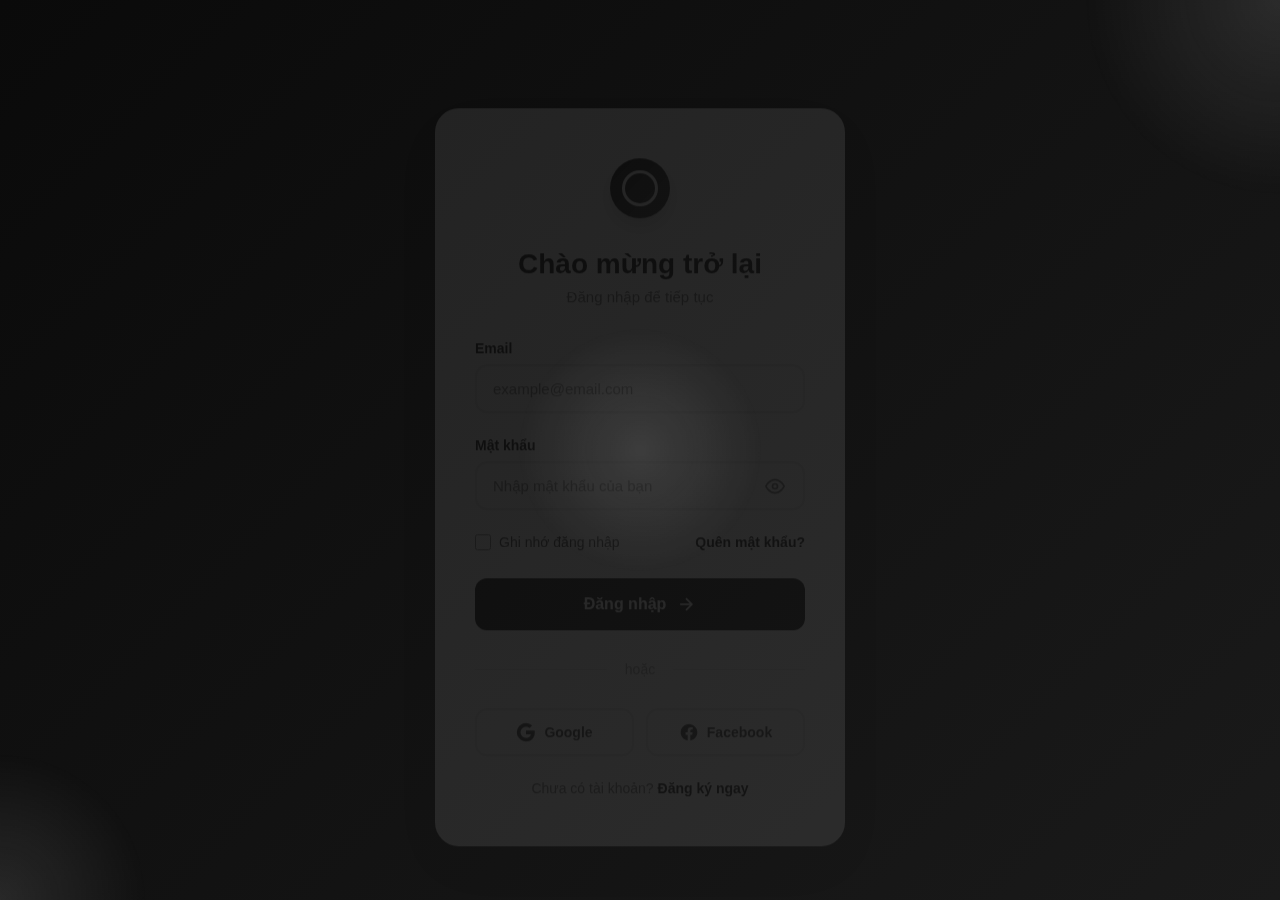
<file: index.html>
<!DOCTYPE html>
<html lang="en">
<head>
    <meta charset="UTF-8">
    <meta name="viewport" content="width=device-width, initial-scale=1.0">
    <title>Document</title>
    <meta http-equiv="refresh" content="0; url=frontend\view\group_password\input_pass.html">
</head>
<body>
</body>
</html>
</file>
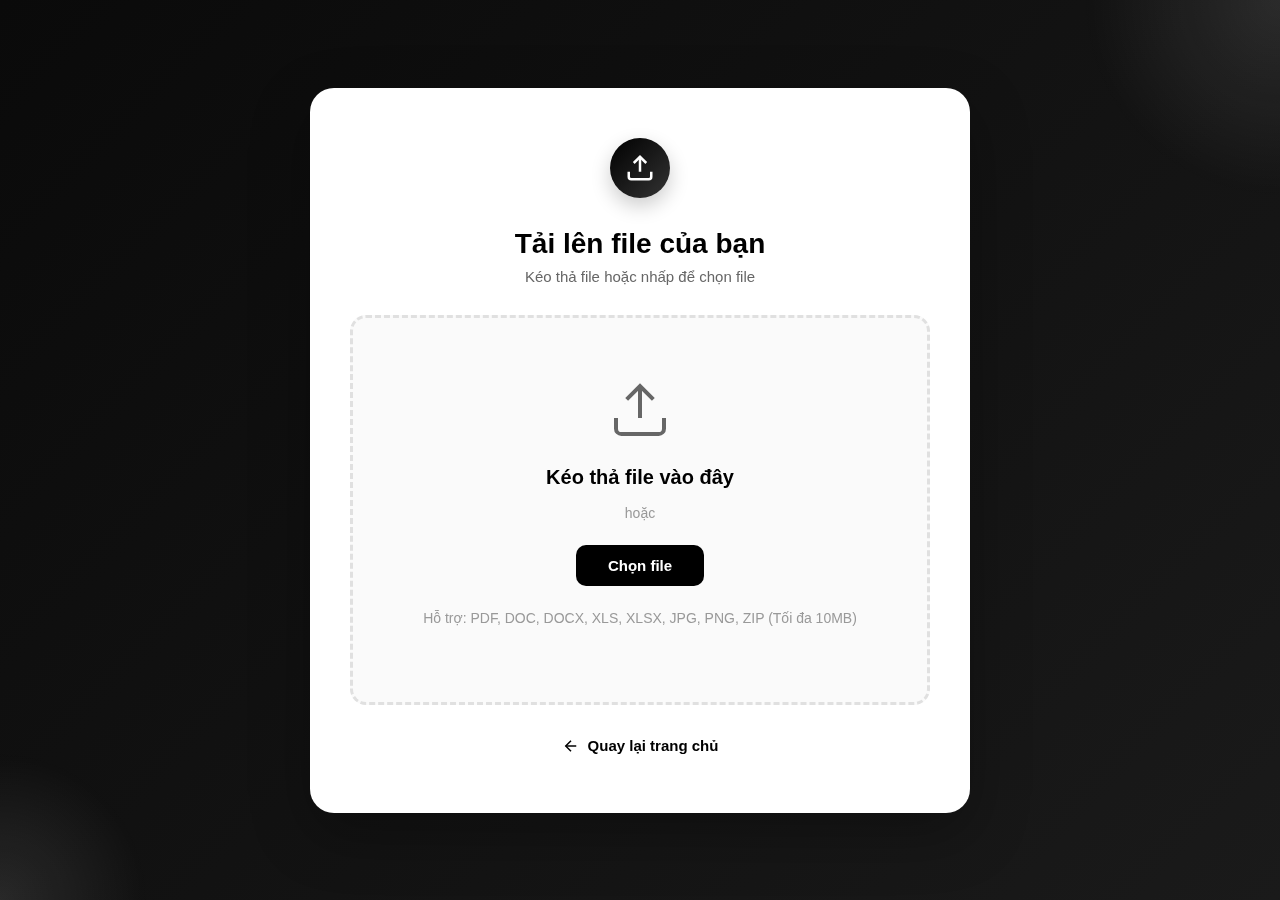
<file: frontend/view/upload/index.html>
<!DOCTYPE html>
<html lang="vi">
<head>
    <meta charset="UTF-8">
    <meta name="viewport" content="width=device-width, initial-scale=1.0">
    <title>Upload File</title>
    <link rel="stylesheet" href="../../styles/upload/styles.css">
</head>
<body>
    <div class="container">
        <div class="upload-box">
            <div class="logo">
                <div class="logo-circle">
                    <svg width="30" height="30" viewBox="0 0 24 24" fill="none" stroke="#ffffff" stroke-width="2">
                        <path d="M21 15v4a2 2 0 0 1-2 2H5a2 2 0 0 1-2-2v-4"></path>
                        <polyline points="17 8 12 3 7 8"></polyline>
                        <line x1="12" y1="3" x2="12" y2="15"></line>
                    </svg>
                </div>
            </div>
            
            <h1>Tải lên file của bạn</h1>
            <p class="subtitle">Kéo thả file hoặc nhấp để chọn file</p>
            
            <div class="upload-area" id="uploadArea">
                <div class="upload-content">
                    <svg class="upload-icon" width="64" height="64" viewBox="0 0 24 24" fill="none" stroke="currentColor" stroke-width="1.5">
                        <path d="M21 15v4a2 2 0 0 1-2 2H5a2 2 0 0 1-2-2v-4"></path>
                        <polyline points="17 8 12 3 7 8"></polyline>
                        <line x1="12" y1="3" x2="12" y2="15"></line>
                    </svg>
                    <h3>Kéo thả file vào đây</h3>
                    <p>hoặc</p>
                    <button class="browse-btn" onclick="document.getElementById('fileInput').click()">
                        Chọn file
                    </button>
                    <input type="file" id="fileInput" multiple hidden>
                    <p class="file-info">Hỗ trợ: PDF, DOC, DOCX, XLS, XLSX, JPG, PNG, ZIP (Tối đa 10MB)</p>
                </div>
            </div>
            
            <div class="files-list" id="filesList"></div>
            
            <div class="upload-actions" id="uploadActions" style="display: none;">
                <button class="clear-btn" onclick="clearFiles()">
                    <svg width="18" height="18" viewBox="0 0 24 24" fill="none" stroke="currentColor" stroke-width="2">
                        <polyline points="3 6 5 6 21 6"></polyline>
                        <path d="M19 6v14a2 2 0 0 1-2 2H7a2 2 0 0 1-2-2V6m3 0V4a2 2 0 0 1 2-2h4a2 2 0 0 1 2 2v2"></path>
                    </svg>
                    <span>Xóa tất cả</span>
                </button>
                <button class="submit-btn" onclick="uploadFiles()">
                    <span>Tải lên</span>
                    <svg width="20" height="20" viewBox="0 0 24 24" fill="none" stroke="currentColor" stroke-width="2">
                        <path d="M21 15v4a2 2 0 0 1-2 2H5a2 2 0 0 1-2-2v-4"></path>
                        <polyline points="7 10 12 15 17 10"></polyline>
                        <line x1="12" y1="15" x2="12" y2="3"></line>
                    </svg>
                </button>
            </div>
            
            <div class="back-link">
                <a href="#" onclick="goBack()">
                    <svg width="18" height="18" viewBox="0 0 24 24" fill="none" stroke="currentColor" stroke-width="2">
                        <line x1="19" y1="12" x2="5" y2="12"></line>
                        <polyline points="12 19 5 12 12 5"></polyline>
                    </svg>
                    <span>Quay lại trang chủ</span>
                </a>
            </div>
        </div>
        
        <div class="decorative-bg">
            <div class="circle circle-1"></div>
            <div class="circle circle-2"></div>
            <div class="circle circle-3"></div>
        </div>
    </div>

    <div id="successModal" class="modal">
        <div class="modal-content">
            <div class="success-icon">
                <svg width="60" height="60" viewBox="0 0 24 24" fill="none" stroke="#000000" stroke-width="2">
                    <path d="M22 11.08V12a10 10 0 1 1-5.93-9.14"></path>
                    <polyline points="22 4 12 14.01 9 11.01"></polyline>
                </svg>
            </div>
            <h2>Tải lên thành công!</h2>
            <p id="modalMessage">Đã tải lên <strong id="fileCount"></strong> file thành công.</p>
            <button class="modal-btn" onclick="closeModal()">Hoàn tất</button>
        </div>
    </div>
    <script src="../../javascript/group_password/effect/input_pass_effect/canh_bao_dep.js"></script>
    <script src="../../javascript/upload/main.js"></script>
</body>
</html>
</file>
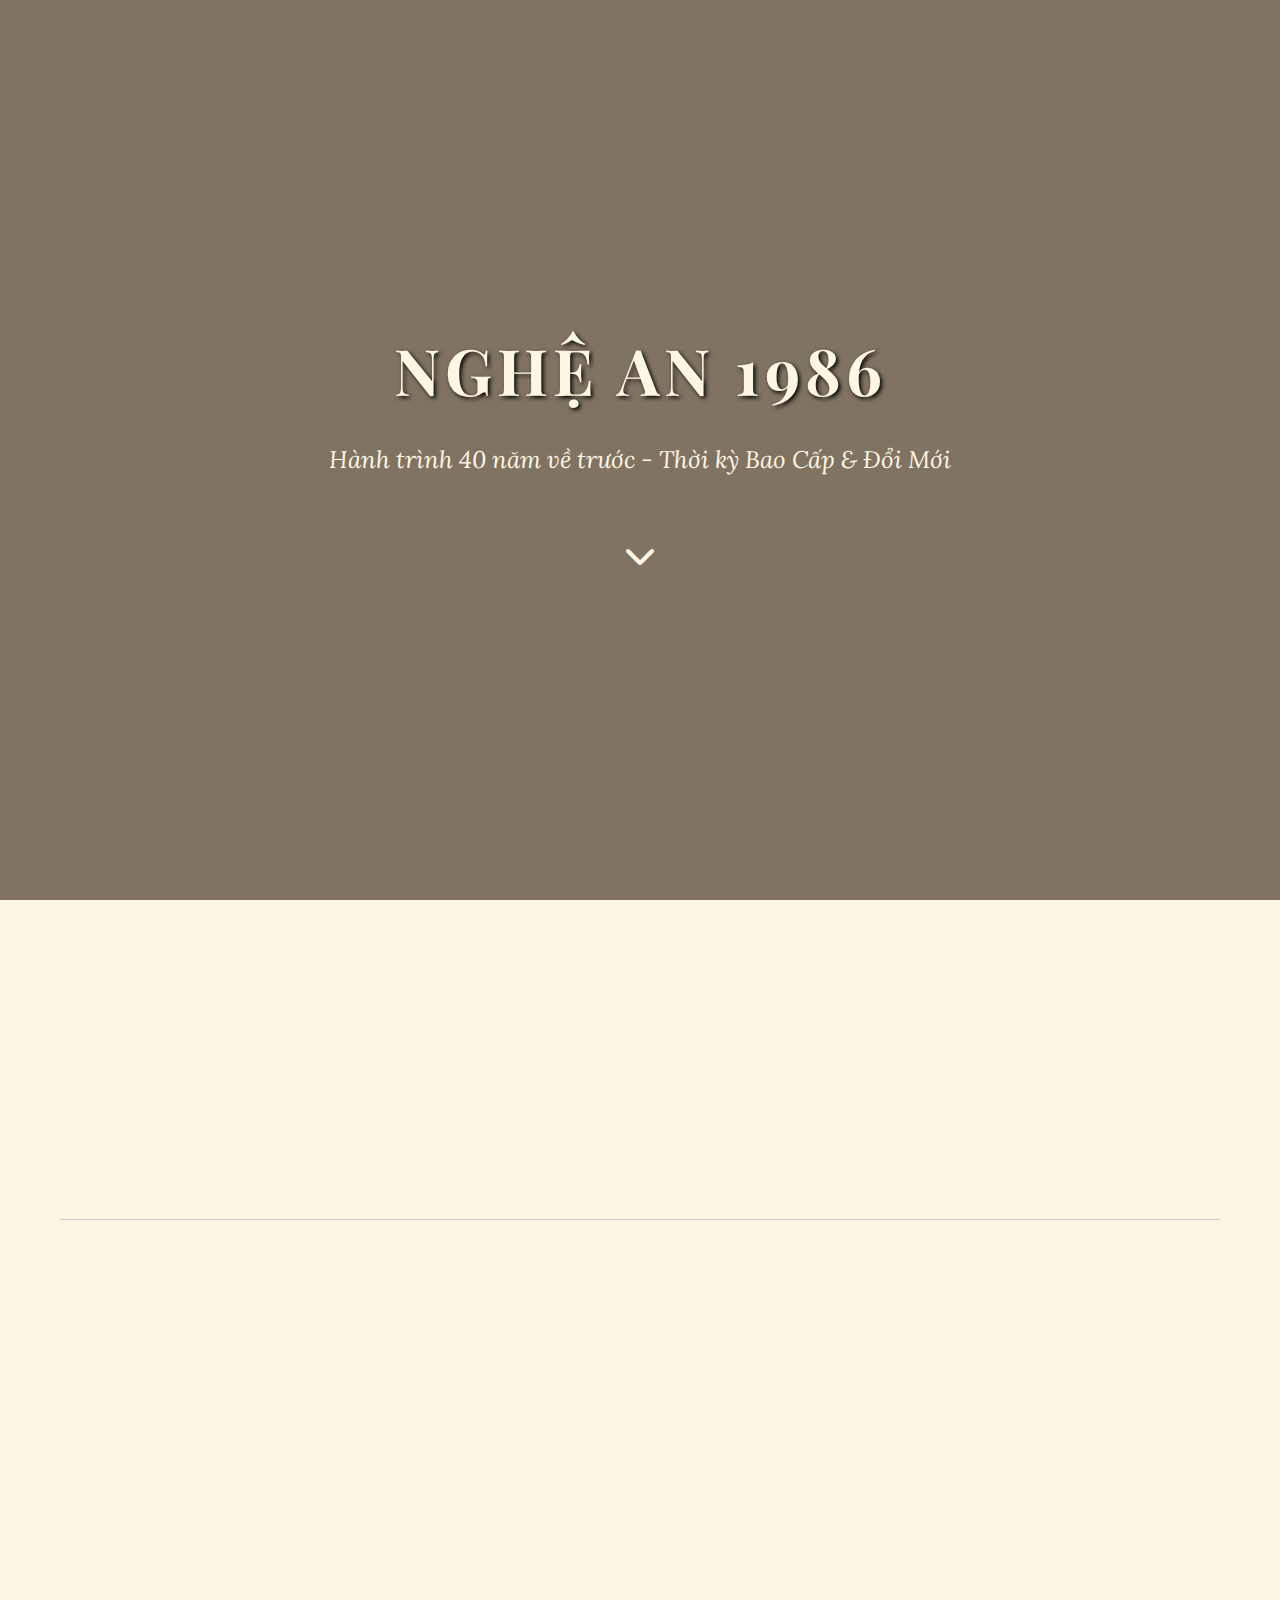
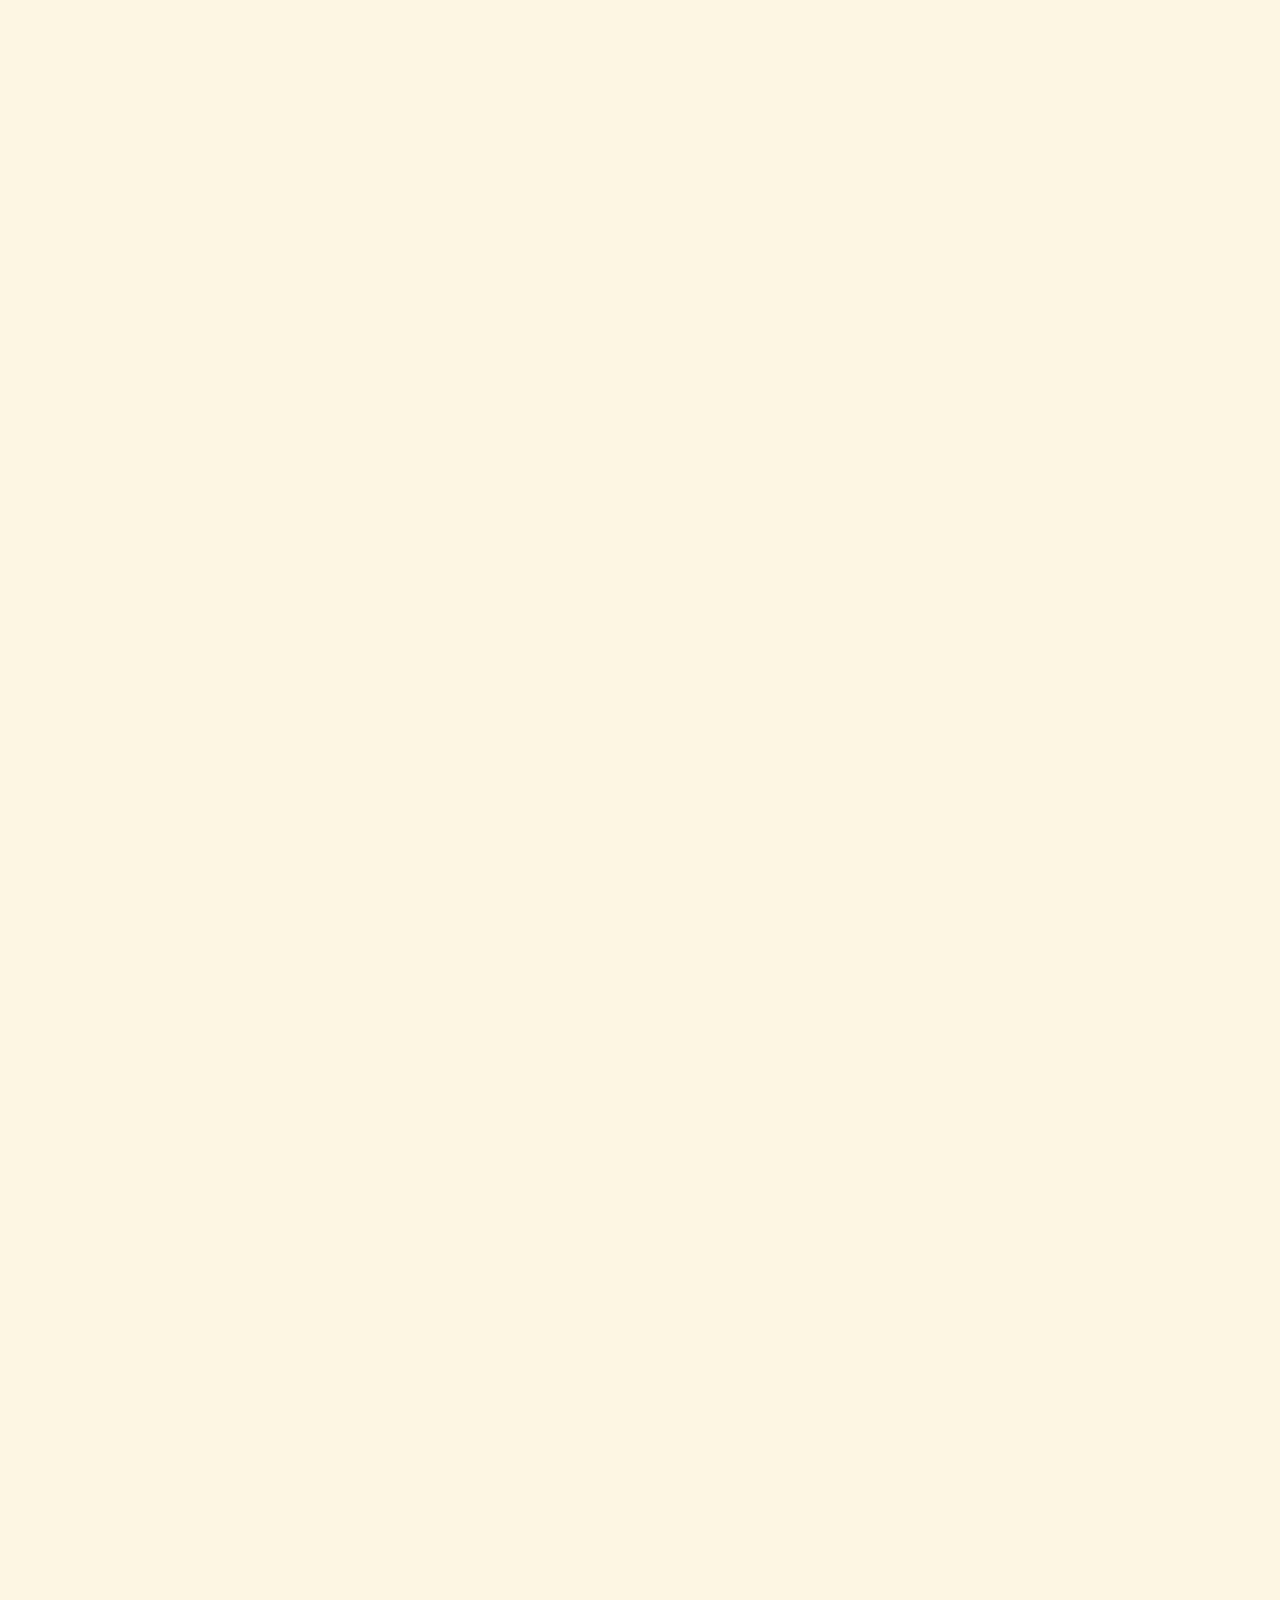
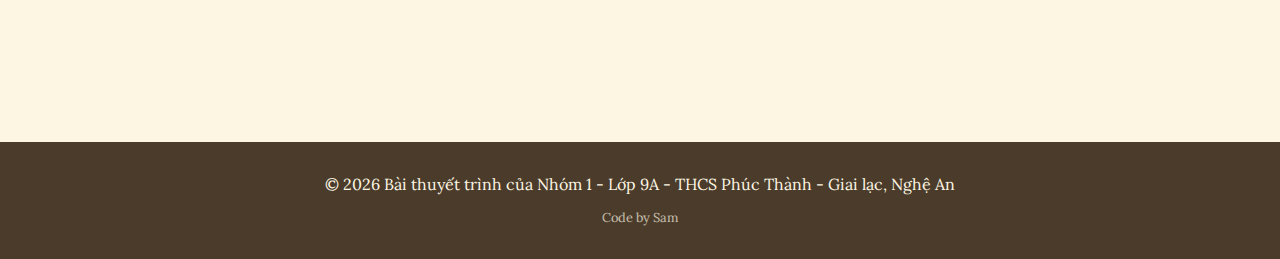
<file: k.html>
<!DOCTYPE html>
<html lang="vi">
<head>
    <meta charset="UTF-8">
    <meta name="viewport" content="width=device-width, initial-scale=1.0">
    <title>Nghệ An 1986 - Ký Ức Thời Bao Cấp</title>
    <link href="https://fonts.googleapis.com/css2?family=Playfair+Display:ital,wght@0,400;0,700;1,400&family=Lora:ital,wght@0,400;0,600;1,400&display=swap" rel="stylesheet">
    <link rel="stylesheet" href="https://cdnjs.cloudflare.com/ajax/libs/font-awesome/6.0.0/css/all.min.css">

    <style>
        :root {
            --sepia-bg: #fdf6e3; /* Màu giấy cũ */
            --dark-brown: #4a3b2a; /* Màu chữ nâu đất */
            --accent-red: #c0392b; /* Màu đỏ tem phiếu */
            --gold: #d4af37;
            --paper-texture: #f4e4bc;
        }

        * {
            margin: 0;
            padding: 0;
            box-sizing: border-box;
        }

        body {
            font-family: 'Lora', serif;
            background-color: var(--sepia-bg);
            color: var(--dark-brown);
            line-height: 1.6;
            overflow-x: hidden;
        }

        h1, h2, h3 {
            font-family: 'Playfair Display', serif;
            font-weight: 700;
        }

        /* --- HEADER --- */
        header {
            height: 100vh;
            display: flex;
            flex-direction: column;
            justify-content: center;
            align-items: center;
            background: linear-gradient(rgba(74, 59, 42, 0.7), rgba(74, 59, 42, 0.7)), 
                        url('https://images.unsplash.com/photo-1524230659092-07f99a75c013?q=80&w=1470&auto=format&fit=crop'); /* Ảnh nền minh họa */
            background-size: cover;
            background-attachment: fixed; /* Hiệu ứng Parallax */
            color: var(--sepia-bg);
            text-align: center;
            padding: 20px;
        }

        header h1 {
            font-size: 4rem;
            text-transform: uppercase;
            letter-spacing: 5px;
            margin-bottom: 20px;
            text-shadow: 2px 2px 4px black;
            animation: fadeInDown 1.5s ease-out;
        }

        header p {
            font-size: 1.5rem;
            font-style: italic;
            animation: fadeInUp 1.5s ease-out 0.5s backwards;
        }

        .scroll-down {
            margin-top: 50px;
            font-size: 2rem;
            animation: bounce 2s infinite;
        }

        /* --- CONTAINER --- */
        .container {
            max-width: 1200px;
            margin: 0 auto;
            padding: 50px 20px;
        }

        /* --- SECTION STYLE --- */
        .section-title {
            text-align: center;
            font-size: 2.5rem;
            margin-bottom: 50px;
            position: relative;
            color: var(--accent-red);
        }

        .section-title::after {
            content: '';
            display: block;
            width: 100px;
            height: 3px;
            background: var(--dark-brown);
            margin: 10px auto;
        }

        /* --- CARDS (GRID LAYOUT) --- */
        .grid-3 {
            display: grid;
            grid-template-columns: repeat(auto-fit, minmax(300px, 1fr));
            gap: 30px;
        }

        .card {
            background: #fff;
            padding: 30px;
            border: 1px solid #dcdcdc;
            box-shadow: 5px 5px 15px rgba(0,0,0,0.1);
            transition: all 0.3s ease;
            position: relative;
            overflow: hidden;
            border-radius: 5px;
        }

        .card::before {
            content: '';
            position: absolute;
            top: 0;
            left: 0;
            width: 100%;
            height: 5px;
            background: var(--accent-red);
            transform: scaleX(0);
            transition: transform 0.3s ease;
            transform-origin: left;
        }

        .card:hover {
            transform: translateY(-10px);
            box-shadow: 10px 10px 25px rgba(74, 59, 42, 0.2);
            background-color: var(--paper-texture);
        }

        .card:hover::before {
            transform: scaleX(1);
        }

        .card-icon {
            font-size: 3rem;
            color: var(--dark-brown);
            margin-bottom: 20px;
        }

        .card h3 {
            margin-bottom: 15px;
            font-size: 1.5rem;
        }

        /* --- STATS SECTION --- */
        .stats-section {
            background-color: var(--dark-brown);
            color: var(--sepia-bg);
            padding: 60px 0;
            margin: 50px 0;
        }

        .stat-item {
            text-align: center;
        }

        .stat-number {
            font-size: 3.5rem;
            font-weight: bold;
            color: var(--gold);
            display: block;
        }

        /* --- REALITY CHECK SECTION --- */
        .reality-check {
            background: #e8d8c0;
            padding: 50px;
            border-left: 10px solid var(--accent-red);
            margin-top: 50px;
            position: relative;
        }

        .reality-check h2 {
            color: var(--accent-red);
        }
        
        .reality-check blockquote {
            font-size: 1.2rem;
            font-style: italic;
            margin-top: 20px;
            border-left: none;
        }

        /* --- FOOTER --- */
        footer {
            background: var(--dark-brown);
            color: var(--sepia-bg);
            text-align: center;
            padding: 30px;
            margin-top: 50px;
        }

        /* --- ANIMATIONS CLASSES --- */
        .hidden {
            opacity: 0;
            transform: translateY(50px);
            transition: all 1s ease;
        }

        .show {
            opacity: 1;
            transform: translateY(0);
        }

        @keyframes fadeInDown {
            from { opacity: 0; transform: translateY(-50px); }
            to { opacity: 1; transform: translateY(0); }
        }
        @keyframes fadeInUp {
            from { opacity: 0; transform: translateY(50px); }
            to { opacity: 1; transform: translateY(0); }
        }
        @keyframes bounce {
            0%, 20%, 50%, 80%, 100% {transform: translateY(0);}
            40% {transform: translateY(-10px);}
            60% {transform: translateY(-5px);}
        }

        /* Mobile Responsive */
        @media (max-width: 768px) {
            header h1 { font-size: 2.5rem; }
            .grid-3 { grid-template-columns: 1fr; }
        }
    </style>
</head>
<body>

    <header>
        <h1>Nghệ An 1986</h1>
        <p>Hành trình 40 năm về trước - Thời kỳ Bao Cấp & Đổi Mới</p>
        <div class="scroll-down">
            <i class="fas fa-chevron-down"></i>
        </div>
    </header>

    <div class="container">

        <section class="hidden">
            <h2 class="section-title">Bối Cảnh Lịch Sử</h2>
            <p style="text-align: center; font-size: 1.2rem; max-width: 800px; margin: 0 auto;">
                Năm 1986, Nghệ An (lúc bấy giờ là Nghệ Tĩnh) nằm trong bối cảnh chung của đất nước: Khó khăn chồng chất, thiên nhiên khắc nghiệt với gió Lào bỏng rát, nhưng cũng là thời điểm bắt đầu của những tia sáng Đổi Mới.
            </p>
        </section>

        <hr style="border: 0; border-top: 1px solid #ccc; margin: 50px 0;">

        <section class="hidden">
            <h2 class="section-title">Phương Tiện Đi Lại</h2>
            <div class="grid-3">
                <div class="card">
                    <div class="card-icon"><i class="fas fa-walking"></i></div>
                    <h3>Đi Bộ (On Foot)</h3>
                    <p>Phương tiện chính của đại đa số người dân. Học sinh đi bộ 5-10km tới trường, người lớn đi bộ ra đồng, đi chợ là chuyện thường ngày.</p>
                </div>
                <div class="card">
                    <div class="card-icon"><i class="fas fa-bicycle"></i></div>
                    <h3>Xe Đạp (Bicycle)</h3>
                    <p>Là tài sản quý giá nhất trong nhà ("xe Thống Nhất", "xe Phượng Hoàng"). Thường xuyên phải độn lốp bằng rơm khi bị thủng.</p>
                </div>
                <div class="card">
                    <div class="card-icon"><i class="fas fa-motorcycle"></i></div>
                    <h3>Xe Máy (Motorbike)</h3>
                    <p>Cực kỳ hiếm hoi. Chỉ những gia đình có người đi xuất khẩu lao động hoặc cán bộ cao cấp mới sở hữu Simson, Honda Cub.</p>
                </div>
            </div>
        </section>

        <section class="stats-section hidden" id="counter">
            <div class="container grid-3">
                <div class="stat-item">
                    <span class="stat-number" data-target="0">0</span>
                    <p>Internet & Wifi</p>
                </div>
                <div class="stat-item">
                    <span class="stat-number" data-target="15">0</span>
                    <p>Giờ có điện / tuần</p>
                </div>
                <div class="stat-item">
                    <span class="stat-number" data-target="90">0</span>
                    <p>% Gia đình dùng đèn dầu</p>
                </div>
            </div>
        </section>

        <section class="hidden">
            <h2 class="section-title">Đời Sống Gia Đình</h2>
            <div class="grid-3">
                <div class="card">
                    <div class="card-icon"><i class="fas fa-fire"></i></div>
                    <h3>Bếp Núc & Cơm Độn</h3>
                    <p>Đun nấu hoàn toàn bằng rơm rạ, củi khô. Bữa cơm thường xuyên phải độn khoai, sắn vì thiếu gạo trắng.</p>
                </div>
                <div class="card">
                    <div class="card-icon"><i class="fas fa-lightbulb"></i></div>
                    <h3>Ánh Sáng Đèn Dầu</h3>
                    <p>Điện lưới chập chờn hoặc không có. Cả gia đình quây quần bên ngọn đèn dầu tù mù mỗi tối để học bài và làm việc.</p>
                </div>
                <div class="card">
                    <div class="card-icon"><i class="fas fa-water"></i></div>
                    <h3>Nước Sạch & Giếng Khơi</h3>
                    <p>Chưa có nước máy. Nước sinh hoạt lấy từ giếng đào, nước mưa. Tắm giặt thường ra sông, suối hoặc bể công cộng.</p>
                </div>
            </div>
        </section>

        <section class="hidden" style="margin-top: 50px;">
            <h2 class="section-title">Đời Sống Cộng Đồng</h2>
            <div style="display: flex; gap: 20px; flex-wrap: wrap; justify-content: center;">
                <div class="card" style="flex: 1; min-width: 300px;">
                    <h3><i class="fas fa-bullhorn"></i> Loa Phường</h3>
                    <p>Đây là "Mạng xã hội" thời bấy giờ. Mọi tin tức thời sự, thông báo hợp tác xã đều được phát qua hệ thống loa truyền thanh vào sáng sớm và chiều tối.</p>
                </div>
                <div class="card" style="flex: 1; min-width: 300px;">
                    <h3><i class="fas fa-film"></i> Bãi Chiếu Bóng</h3>
                    <p>Thỉnh thoảng có đoàn chiếu phim về làng, chiếu tại sân kho hợp tác xã. Cả làng mang chiếu, gạch ra xí chỗ để xem phim đen trắng.</p>
                </div>
            </div>
        </section>

        <section class="hidden">
            <div class="reality-check">
                <h2>NHƯNG! Góc Nhìn Thực Tế</h2>
                <blockquote>
                    "Đừng chỉ nhìn thấy vẻ đẹp hoài cổ. Sự thật là cuộc sống lúc đó cực kỳ khắc nghiệt. Cái đói là nỗi ám ảnh thường trực. Nhiều đứa trẻ 14-15 tuổi đã phải bỏ học đi làm. Bệnh tật hoành hành do thiếu thuốc men và điều kiện vệ sinh kém."
                </blockquote>
                <p style="margin-top: 15px;">Chúng ta nhìn lại để trân trọng hiện tại, chứ không phải để ước được quay lại chịu khổ, đúng không?</p>
            </div>
        </section>

    </div>

    <footer>
        <p>© 2026 Bài thuyết trình của Nhóm 1 - Lớp 9A - THCS Phúc Thành - Giai lạc, Nghệ An</p>
        <p style="font-size: 0.8rem; margin-top: 10px; opacity: 0.7;">Code by Sam</p>
    </footer>

    <script>
        // 1. Hiệu ứng cuộn trang (Scroll Animation)
        const observer = new IntersectionObserver((entries) => {
            entries.forEach((entry) => {
                if (entry.isIntersecting) {
                    entry.target.classList.add('show');
                }
            });
        });

        const hiddenElements = document.querySelectorAll('.hidden');
        hiddenElements.forEach((el) => observer.observe(el));

        // 2. Hiệu ứng chạy số (Counter Animation)
        const counters = document.querySelectorAll('.stat-number');
        let hasRun = false; // Chỉ chạy 1 lần

        const runCounters = () => {
            counters.forEach(counter => {
                const target = +counter.getAttribute('data-target');
                const speed = 1000; // Tốc độ chạy
                
                const updateCount = () => {
                    const count = +counter.innerText;
                    const inc = target / speed;

                    if(count < target) {
                        counter.innerText = Math.ceil(count + inc);
                        setTimeout(updateCount, 20);
                    } else {
                        counter.innerText = target + (target === 15 || target === 90 ? '%' : ''); // Thêm % nếu cần
                        // Xử lý riêng cho text đặc biệt
                        if(target === 15) counter.innerText = "15 giờ";
                        if(target === 90) counter.innerText = "90%";
                    }
                }
                updateCount();
            });
        }

        // Kích hoạt chạy số khi cuộn tới section stats
        const statsSection = document.querySelector('.stats-section');
        const statsObserver = new IntersectionObserver((entries) => {
            if(entries[0].isIntersecting && !hasRun) {
                runCounters();
                hasRun = true;
            }
        });
        statsObserver.observe(statsSection);

    </script>
</body>
</html>
</file>
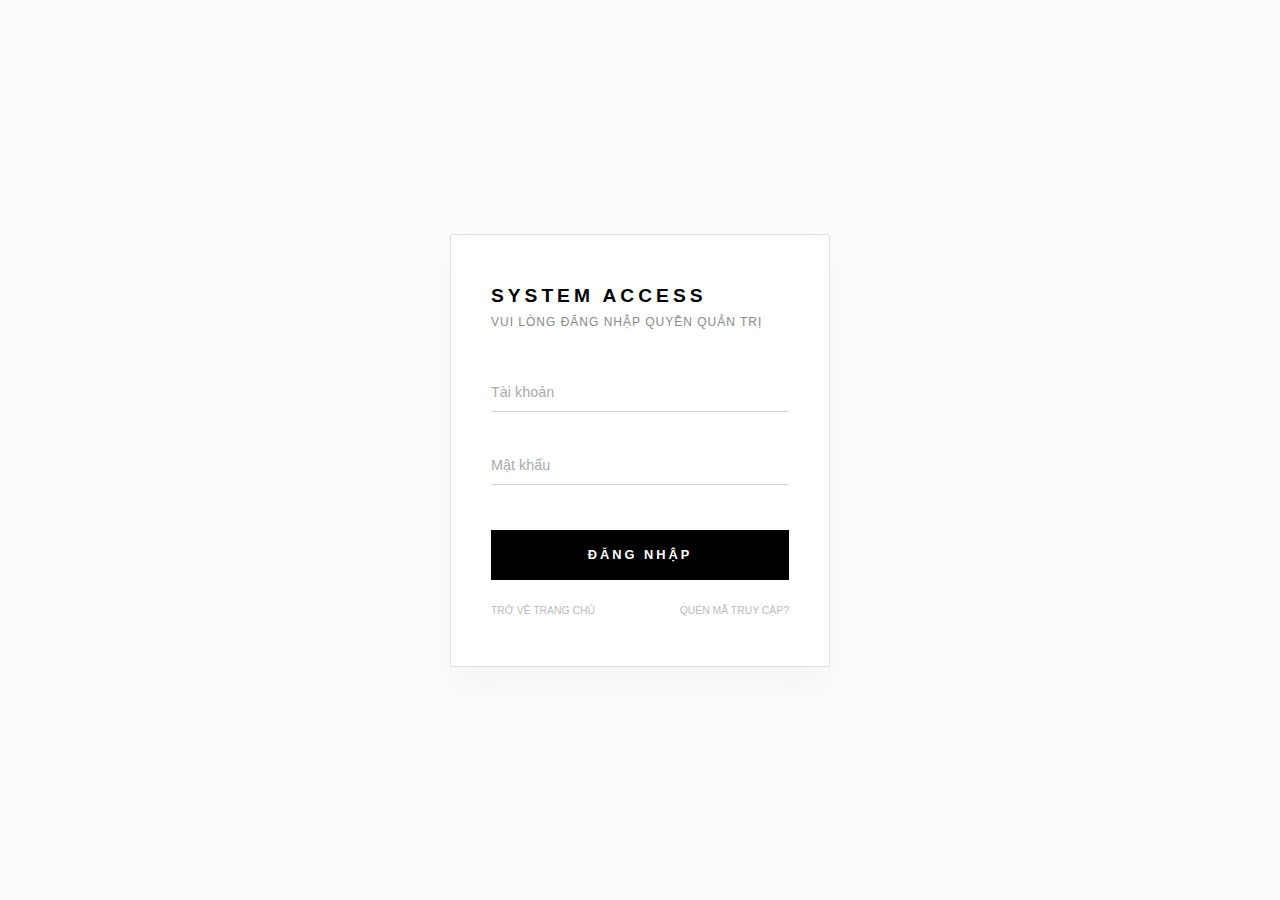
<file: frontend/view/group_admin/admin_input_password.html>
<!DOCTYPE html>
<html lang="vi">
<head>
    <meta charset="UTF-8">
    <meta name="viewport" content="width=device-width, initial-scale=1.0">
    <title>Admin Login | Minimalist</title>
    <link rel="stylesheet" href="../../styles/group_admin/admin_input_password.css">
    <link rel="icon" type="image/x-icon" href="../../asset/icons/main_logo_2.png">
</head>
<body>
    <div class="login-container">
        <div class="login-box">
            <div class="header">
                <h2>SYSTEM ACCESS</h2>
                <p>Vui lòng đăng nhập quyền quản trị</p>
            </div>
            
            <form>
                <div class="input-group">
                    <input type="text" id="username" required placeholder=" ">
                    <label for="username">Tài khoản</label>
                    <span class="highlight"></span>
                </div>

                <div class="input-group">
                    <input type="password" id="password" required placeholder=" ">
                    <label for="password">Mật khẩu</label>
                    <span class="highlight"></span>
                </div>

                <button type="submit" class="login-button">ĐĂNG NHẬP</button>
            </form>

            <div class="options">
                <a href="#" onclick="window.location.href = '../group_password/input_pass.html'">Trở về trang chủ</a>
                <a href="#">Quên mã truy cập?</a>
            </div>
        </div>
    </div>
</body>
</html>
</file>
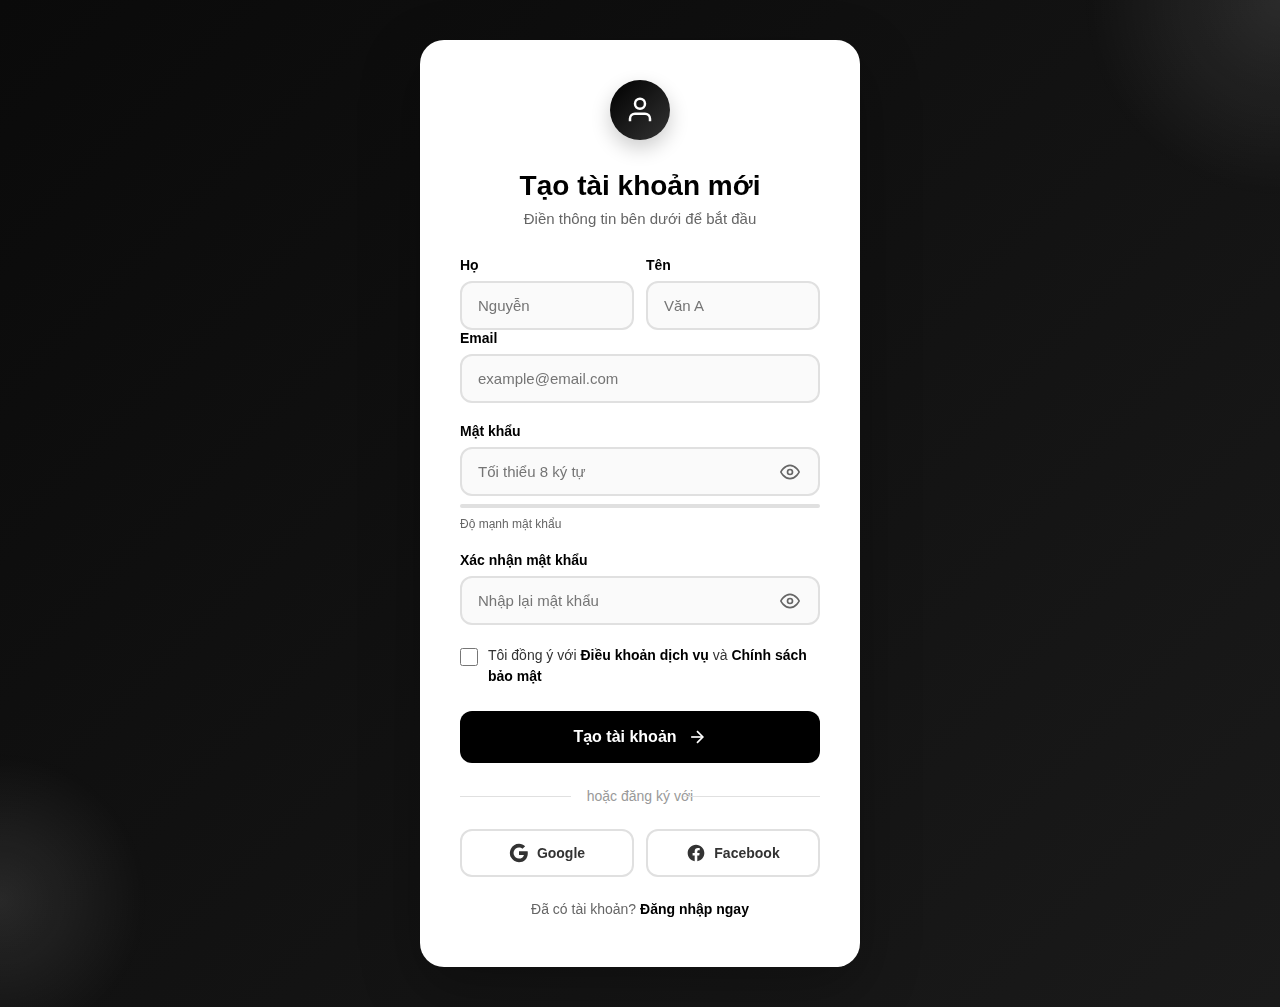
<file: frontend/view/group_password/create_a_password.html>
<!DOCTYPE html>
<html lang="vi">
<head>
    <meta charset="UTF-8">
    <meta name="viewport" content="width=device-width, initial-scale=1.0">
    <title>Đăng Ký Tài Khoản</title>
    <link rel="stylesheet" href="../../styles/group_password/create_a_password.css">
    <link rel="icon" type="image/x-icon" href="../../asset/icons/main_logo_2.png">
</head>
<body>
    <div class="container">
        <div class="login-box signup-box">
            <div class="logo">
                <div class="logo-circle">
                    <svg width="30" height="30" viewBox="0 0 24 24" fill="none" stroke="#ffffff" stroke-width="2">
                        <path d="M20 21v-2a4 4 0 0 0-4-4H8a4 4 0 0 0-4 4v2"></path>
                        <circle cx="12" cy="7" r="4"></circle>
                    </svg>
                </div>
            </div>
            <h1>Tạo tài khoản mới</h1>
            <p class="subtitle">Điền thông tin bên dưới để bắt đầu</p>
            
            <div class="form-container">
                <div class="input-row">
                    <div class="input-group half">
                        <label for="firstname">Họ</label>
                        <input type="text" id="firstname" placeholder="Nguyễn" required>
                    </div>
                    <div class="input-group half">
                        <label for="lastname">Tên</label>
                        <input type="text" id="lastname" placeholder="Văn A" required>
                    </div>
                </div>
                
                <div class="input-group">
                    <label for="email">Email</label>
                    <input type="email" id="email" placeholder="example@email.com" required>
                </div>
                
                <div class="input-group">
                    <label for="password">Mật khẩu</label>
                    <div class="password-wrapper">
                        <input type="password" id="password" placeholder="Tối thiểu 8 ký tự" required>
                        <button type="button" class="toggle-password" onclick="togglePassword('password')">
                            <svg class="eye-icon" width="20" height="20" viewBox="0 0 24 24" fill="none" stroke="currentColor" stroke-width="2">
                                <path d="M1 12s4-8 11-8 11 8 11 8-4 8-11 8-11-8-11-8z"></path>
                                <circle cx="12" cy="12" r="3"></circle>
                            </svg>
                        </button>
                    </div>
                    <div class="password-strength" id="passwordStrength">
                        <div class="strength-bar">
                            <div class="strength-fill" id="strengthFill"></div>
                        </div>
                        <span class="strength-text" id="strengthText">Độ mạnh mật khẩu</span>
                    </div>
                </div>
                
                <div class="input-group">
                    <label for="confirm-password">Xác nhận mật khẩu</label>
                    <div class="password-wrapper">
                        <input type="password" id="confirm-password" placeholder="Nhập lại mật khẩu" required>
                        <button type="button" class="toggle-password" onclick="togglePassword('confirm-password')">
                            <svg class="eye-icon" width="20" height="20" viewBox="0 0 24 24" fill="none" stroke="currentColor" stroke-width="2">
                                <path d="M1 12s4-8 11-8 11 8 11 8-4 8-11 8-11-8-11-8z"></path>
                                <circle cx="12" cy="12" r="3"></circle>
                            </svg>
                        </button>
                    </div>
                </div>
                
                <label class="checkbox-container">
                    <input type="checkbox" id="terms" required>
                    <span class="checkbox-text">Tôi đồng ý với <a onclick="gotowebchinh_sachvsbaomat()" href="#">Điều khoản dịch vụ</a> và <a onclick="gotowebchinh_sachvsbaomat()" href="#">Chính sách bảo mật</a></span>
                </label>
                
                <button type="submit" class="submit-btn" onclick="handleSignup()">
                    <span>Tạo tài khoản</span>
                    <svg width="20" height="20" viewBox="0 0 24 24" fill="none" stroke="currentColor" stroke-width="2">
                        <path d="M5 12h14"></path>
                        <path d="M12 5l7 7-7 7"></path>
                    </svg>
                </button>
                
                <div class="divider">
                    <span>hoặc đăng ký với</span>
                </div>
                
                <div class="social-login">
                    <button class="social-btn">
                        <svg width="20" height="20" viewBox="0 0 24 24">
                            <path fill="currentColor" d="M22.56 12.25c0-.78-.07-1.53-.2-2.25H12v4.26h5.92c-.26 1.37-1.04 2.53-2.21 3.31v2.77h3.57c2.08-1.92 3.28-4.74 3.28-8.09z"/>
                            <path fill="currentColor" d="M12 23c2.97 0 5.46-.98 7.28-2.66l-3.57-2.77c-.98.66-2.23 1.06-3.71 1.06-2.86 0-5.29-1.93-6.16-4.53H2.18v2.84C3.99 20.53 7.7 23 12 23z"/>
                            <path fill="currentColor" d="M5.84 14.09c-.22-.66-.35-1.36-.35-2.09s.13-1.43.35-2.09V7.07H2.18C1.43 8.55 1 10.22 1 12s.43 3.45 1.18 4.93l2.85-2.22.81-.62z"/>
                            <path fill="currentColor" d="M12 5.38c1.62 0 3.06.56 4.21 1.64l3.15-3.15C17.45 2.09 14.97 1 12 1 7.7 1 3.99 3.47 2.18 7.07l3.66 2.84c.87-2.6 3.3-4.53 6.16-4.53z"/>
                        </svg>
                        <span>Google</span>
                    </button>
                    <button class="social-btn">
                        <svg width="20" height="20" viewBox="0 0 24 24" fill="currentColor">
                            <path d="M12 2C6.477 2 2 6.477 2 12c0 4.991 3.657 9.128 8.438 9.879V14.89h-2.54V12h2.54V9.797c0-2.506 1.492-3.89 3.777-3.89 1.094 0 2.238.195 2.238.195v2.46h-1.26c-1.243 0-1.63.771-1.63 1.562V12h2.773l-.443 2.89h-2.33v6.989C18.343 21.129 22 16.99 22 12c0-5.523-4.477-10-10-10z"/>
                        </svg>
                        <span>Facebook</span>
                    </button>
                </div>
                
                <p class="signup-link">
                    Đã có tài khoản? <a onclick="window.location.href = 'input_pass.html'" href="#">Đăng nhập ngay</a>
                </p>
            </div>
        </div>
        
        <div class="decorative-bg">
            <div class="circle circle-1"></div>
            <div class="circle circle-2"></div>
            <div class="circle circle-3"></div>
        </div>
    </div>
    <script src="../../javascript/group_password/effect/input_pass_effect/canh_bao_dep.js"></script>
    <script src="../../javascript/group_password/effect/create_a_password/togglepassword.js"></script>
    <script src="../../javascript/group_password/effect/create_a_password/dieu_khoan&chinh_sach.js"></script>
</body>
</html>
</file>
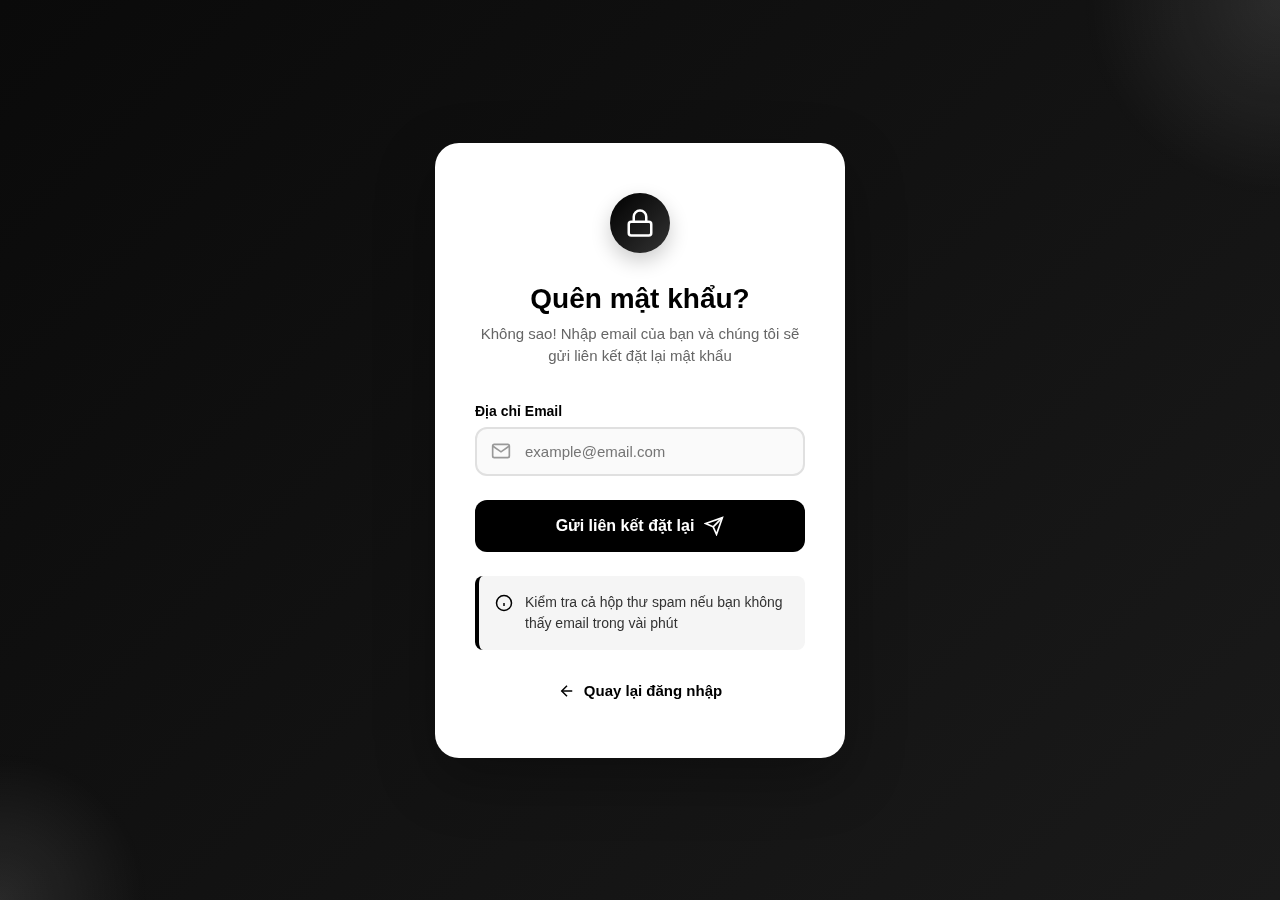
<file: frontend/view/group_password/forgot_password.html>
<!DOCTYPE html>
<html lang="vi">
<head>
    <meta charset="UTF-8">
    <meta name="viewport" content="width=device-width, initial-scale=1.0">
    <title>Quên Mật Khẩu</title>
    <link rel="stylesheet" href="../../styles/group_password/forgot_password.css">
    <link rel="icon" type="image/x-icon" href="../../asset/icons/main_logo_2.png">
</head>
<body>
    <div class="container">
        <div class="login-box">
            <div class="logo">
                <div class="logo-circle">
                    <svg class="lock-icon" width="30" height="30" viewBox="0 0 24 24" fill="none" stroke="#ffffff" stroke-width="2">
                        <rect x="3" y="11" width="18" height="11" rx="2" ry="2"></rect>
                        <path d="M7 11V7a5 5 0 0 1 10 0v4"></path>
                    </svg>
                </div>
            </div>
            <h1>Quên mật khẩu?</h1>
            <p class="subtitle">Không sao! Nhập email của bạn và chúng tôi sẽ gửi liên kết đặt lại mật khẩu</p>
            
            <div class="form-container">
                <div class="input-group">
                    <label for="email">Địa chỉ Email</label>
                    <div class="input-with-icon">
                        <svg class="input-icon" width="20" height="20" viewBox="0 0 24 24" fill="none" stroke="currentColor" stroke-width="2">
                            <path d="M4 4h16c1.1 0 2 .9 2 2v12c0 1.1-.9 2-2 2H4c-1.1 0-2-.9-2-2V6c0-1.1.9-2 2-2z"></path>
                            <polyline points="22,6 12,13 2,6"></polyline>
                        </svg>
                        <input type="email" id="email" placeholder="example@email.com" required>
                    </div>
                </div>
                
                <button type="submit" class="submit-btn" onclick="handleResetPassword()">
                    <span>Gửi liên kết đặt lại</span>
                    <svg width="20" height="20" viewBox="0 0 24 24" fill="none" stroke="currentColor" stroke-width="2">
                        <path d="M22 2L11 13"></path>
                        <path d="M22 2L15 22L11 13L2 9L22 2Z"></path>
                    </svg>
                </button>
                
                <div class="info-box">
                    <svg width="18" height="18" viewBox="0 0 24 24" fill="none" stroke="currentColor" stroke-width="2">
                        <circle cx="12" cy="12" r="10"></circle>
                        <line x1="12" y1="16" x2="12" y2="12"></line>
                        <line x1="12" y1="8" x2="12.01" y2="8"></line>
                    </svg>
                    <p>Kiểm tra cả hộp thư spam nếu bạn không thấy email trong vài phút</p>
                </div>
                
                <div class="back-to-login">
                    <a href="#" onclick="goBack()">
                        <svg width="18" height="18" viewBox="0 0 24 24" fill="none" stroke="currentColor" stroke-width="2">
                            <line x1="19" y1="12" x2="5" y2="12"></line>
                            <polyline points="12 19 5 12 12 5"></polyline>
                        </svg>
                        <span>Quay lại đăng nhập</span>
                    </a>
                </div>
            </div>
        </div>
        
        <div class="decorative-bg">
            <div class="circle circle-1"></div>
            <div class="circle circle-2"></div>
            <div class="circle circle-3"></div>
        </div>
    </div>

    <div id="successModal" class="modal">
        <div class="modal-content">
            <div class="success-icon">
                <svg width="60" height="60" viewBox="0 0 24 24" fill="none" stroke="#000000" stroke-width="2">
                    <path d="M22 11.08V12a10 10 0 1 1-5.93-9.14"></path>
                    <polyline points="22 4 12 14.01 9 11.01"></polyline>
                </svg>
            </div>
            <h2>Email đã được gửi!</h2>
            <p>Chúng tôi đã gửi liên kết đặt lại mật khẩu đến email của bạn. Vui lòng kiểm tra hộp thư.</p>
            <button class="modal-btn" onclick="closeModal()">Đã hiểu</button>
        </div>
    </div>
    <script src="../../javascript/group_password/effect/forgot_password/effect.js"></script>
</body>
</html>
</file>
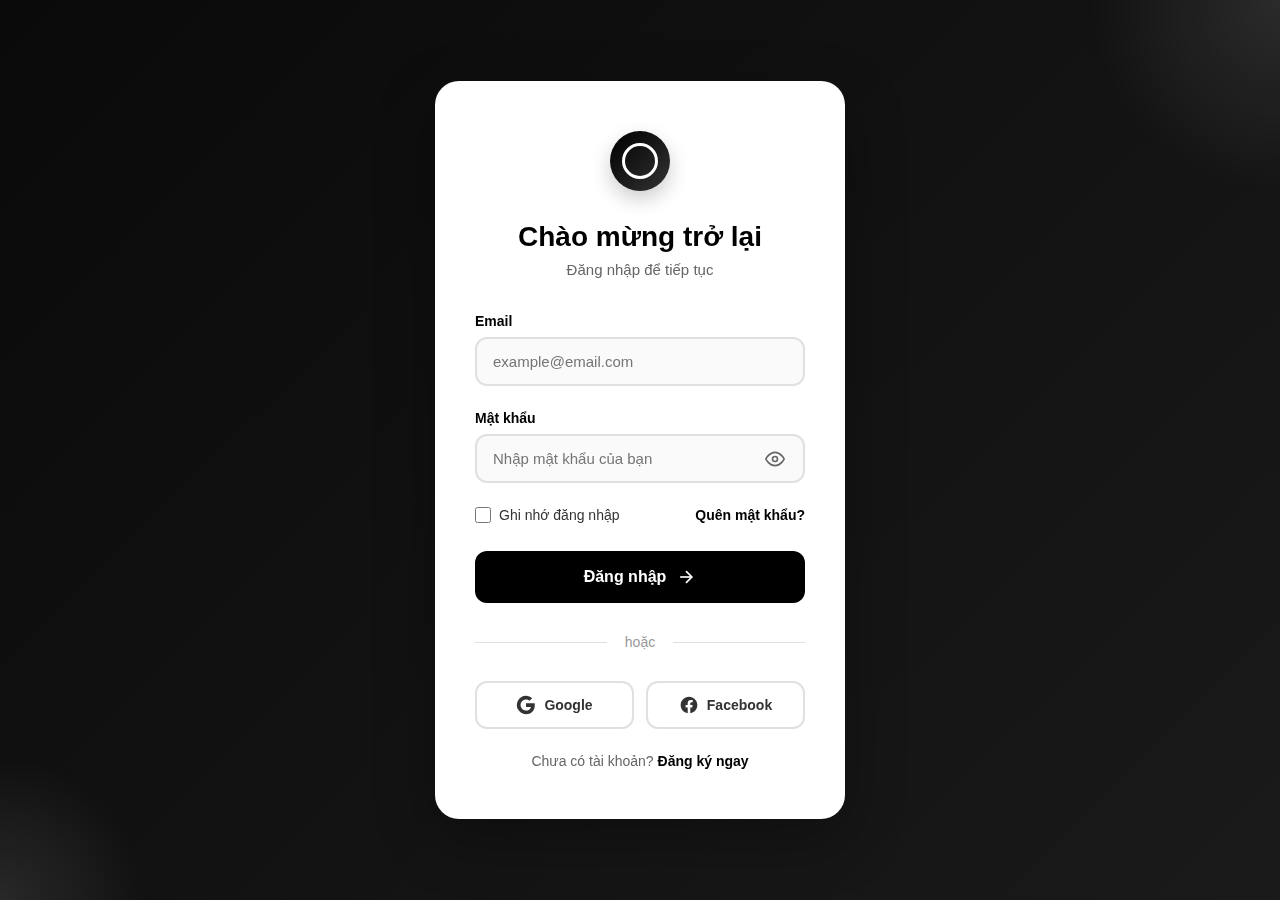
<file: frontend/view/group_password/input_pass.html>
<!DOCTYPE html>
<html lang="vi">
<head>
    <meta charset="UTF-8">
    <meta name="viewport" content="width=device-width, initial-scale=1.0">
    <title>Đăng Nhập</title>
    <link rel="stylesheet" href="../../styles/group_password/input_pass.css">
    <link rel="icon" type="image/x-icon" href="../../asset/icons/main_logo_2.png">
</head>
<body>
    <div class="container">
        <div class="login-box">
            <div class="logo">
                <div class="logo-circle"></div>
            </div>
            <h1>Chào mừng trở lại</h1>
            <p class="subtitle">Đăng nhập để tiếp tục</p>
            
            <div class="form-container">
                <div class="input-group">
                    <label for="email">Email</label>
                    <input type="email" id="email" placeholder="example@email.com" required>
                </div>
                
                <div class="input-group">
                    <label for="password">Mật khẩu</label>
                    <div class="password-wrapper">
                        <input type="password" id="password" placeholder="Nhập mật khẩu của bạn" required>
                        <button type="button" class="toggle-password" onclick="togglePassword()">
                            <svg class="eye-icon" width="20" height="20" viewBox="0 0 24 24" fill="none" stroke="currentColor" stroke-width="2">
                                <path d="M1 12s4-8 11-8 11 8 11 8-4 8-11 8-11-8-11-8z"></path>
                                <circle cx="12" cy="12" r="3"></circle>
                            </svg>
                        </button>
                    </div>
                </div>
                
                <div class="form-options">
                    <label class="remember-me">
                        <input type="checkbox" id="remember">
                        <span>Ghi nhớ đăng nhập</span>
                    </label>
                    <a onclick="goto2()" href="#" class="forgot-password">Quên mật khẩu?</a>
                </div>
                
                <button type="submit" class="submit-btn" onclick="handleLogin()">
                    <span>Đăng nhập</span>
                    <svg width="20" height="20" viewBox="0 0 24 24" fill="none" stroke="currentColor" stroke-width="2">
                        <line x1="5" y1="12" x2="19" y2="12"></line>
                        <polyline points="12 5 19 12 12 19"></polyline>
                    </svg>
                </button>
                
                <div class="divider">
                    <span>hoặc</span>
                </div>
                
                <div class="social-login">
                    <button class="social-btn">
                        <svg width="20" height="20" viewBox="0 0 24 24">
                            <path fill="currentColor" d="M22.56 12.25c0-.78-.07-1.53-.2-2.25H12v4.26h5.92c-.26 1.37-1.04 2.53-2.21 3.31v2.77h3.57c2.08-1.92 3.28-4.74 3.28-8.09z"/>
                            <path fill="currentColor" d="M12 23c2.97 0 5.46-.98 7.28-2.66l-3.57-2.77c-.98.66-2.23 1.06-3.71 1.06-2.86 0-5.29-1.93-6.16-4.53H2.18v2.84C3.99 20.53 7.7 23 12 23z"/>
                            <path fill="currentColor" d="M5.84 14.09c-.22-.66-.35-1.36-.35-2.09s.13-1.43.35-2.09V7.07H2.18C1.43 8.55 1 10.22 1 12s.43 3.45 1.18 4.93l2.85-2.22.81-.62z"/>
                            <path fill="currentColor" d="M12 5.38c1.62 0 3.06.56 4.21 1.64l3.15-3.15C17.45 2.09 14.97 1 12 1 7.7 1 3.99 3.47 2.18 7.07l3.66 2.84c.87-2.6 3.3-4.53 6.16-4.53z"/>
                        </svg>
                        <span>Google</span>
                    </button>
                    <button class="social-btn">
                        <svg width="20" height="20" viewBox="0 0 24 24" fill="currentColor">
                            <path d="M12 2C6.477 2 2 6.477 2 12c0 4.991 3.657 9.128 8.438 9.879V14.89h-2.54V12h2.54V9.797c0-2.506 1.492-3.89 3.777-3.89 1.094 0 2.238.195 2.238.195v2.46h-1.26c-1.243 0-1.63.771-1.63 1.562V12h2.773l-.443 2.89h-2.33v6.989C18.343 21.129 22 16.99 22 12c0-5.523-4.477-10-10-10z"/>
                        </svg>
                        <span>Facebook</span>
                    </button>
                </div>
                
                <p class="signup-link">
                    Chưa có tài khoản? <a onclick="goto()" href="#">Đăng ký ngay</a>
                </p>
            </div>
        </div>
        
        <div class="decorative-bg">
            <div class="circle circle-1"></div>
            <div class="circle circle-2"></div>
            <div class="circle circle-3"></div>
        </div>
    </div>
    <script src="../../javascript/group_password/effect/input_pass_effect/an_hien_mk_khi_an_vao_mat.js"></script>
    <script src="../../javascript/group_password/effect/input_pass_effect/goto.js"></script>
</body>
</html>
</file>
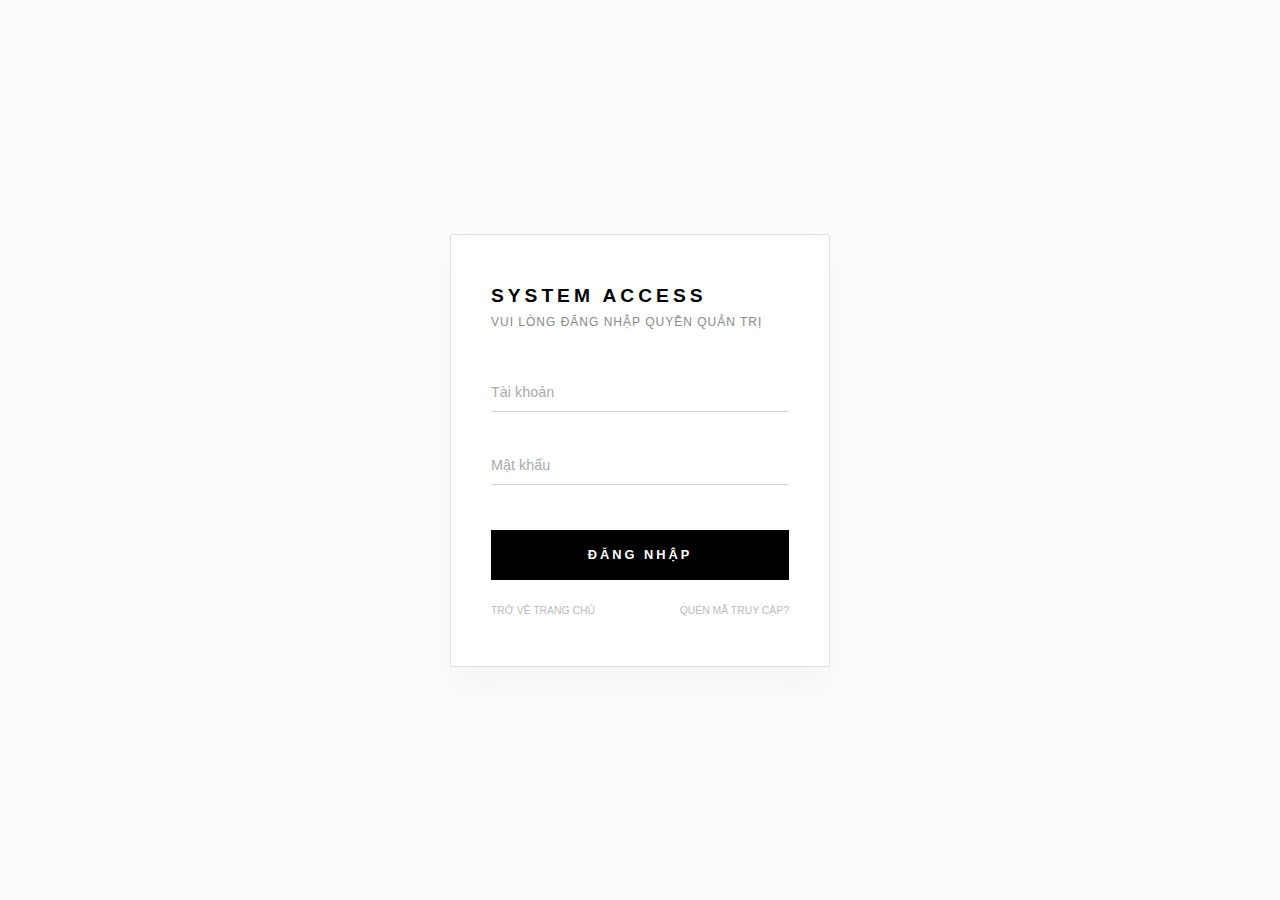
<file: frontend/view/group_admin/password/admin_input_password.html>
<!DOCTYPE html>
<html lang="vi">
<head>
    <meta charset="UTF-8">
    <meta name="viewport" content="width=device-width, initial-scale=1.0">
    <title>Admin Login | Minimalist</title>
    <link rel="stylesheet" href="../../../styles/group_admin/admin_input_password.css">
    <link rel="icon" type="image/x-icon" href="../../../asset/icons/main_logo_2.png">
</head>
<body>
    <div class="login-container">
        <div class="login-box">
            <div class="header">
                <h2>SYSTEM ACCESS</h2>
                <p>Vui lòng đăng nhập quyền quản trị</p>
            </div>
            
            <form>
                <div class="input-group">
                    <input type="text" id="username" required placeholder=" ">
                    <label for="username">Tài khoản</label>
                    <span class="highlight"></span>
                </div>

                <div class="input-group">
                    <input type="password" id="password" required placeholder=" ">
                    <label for="password">Mật khẩu</label>
                    <span class="highlight"></span>
                </div>

                <button type="submit" class="login-button">ĐĂNG NHẬP</button>
            </form>

            <div class="options">
                <a href="#" onclick="window.location.href = '../group_password/input_pass.html'">Trở về trang chủ</a>
                <a href="#">Quên mã truy cập?</a>
            </div>
        </div>
    </div>
</body>
</html>
</file>
<file: frontend/styles/upload/styles.css>
* {
    margin: 0;
    padding: 0;
    box-sizing: border-box;
}

body {
    font-family: -apple-system, BlinkMacSystemFont, 'Segoe UI', Roboto, 'Helvetica Neue', Arial, sans-serif;
    background: linear-gradient(135deg, #0a0a0a 0%, #1a1a1a 100%);
    min-height: 100vh;
    display: flex;
    align-items: center;
    justify-content: center;
    overflow-x: hidden;
    padding: 40px 20px;
}

.container {
    position: relative;
    width: 100%;
    max-width: 700px;
    padding: 20px;
}

.upload-box {
    background: #ffffff;
    border-radius: 24px;
    padding: 50px 40px;
    box-shadow: 0 20px 60px rgba(0, 0, 0, 0.3);
    position: relative;
    z-index: 10;
    animation: fadeInUp 0.6s ease-out;
}

@keyframes fadeInUp {
    from {
        opacity: 0;
        transform: translateY(30px);
    }
    to {
        opacity: 1;
        transform: translateY(0);
    }
}

.logo {
    display: flex;
    justify-content: center;
    margin-bottom: 30px;
}

.logo-circle {
    width: 60px;
    height: 60px;
    background: linear-gradient(135deg, #000000 0%, #333333 100%);
    border-radius: 50%;
    position: relative;
    box-shadow: 0 8px 20px rgba(0, 0, 0, 0.2);
    display: flex;
    align-items: center;
    justify-content: center;
}

h1 {
    text-align: center;
    color: #000000;
    font-size: 28px;
    font-weight: 700;
    margin-bottom: 8px;
}

.subtitle {
    text-align: center;
    color: #666666;
    font-size: 15px;
    margin-bottom: 30px;
}

.upload-area {
    border: 3px dashed #e0e0e0;
    border-radius: 16px;
    padding: 60px 40px;
    text-align: center;
    background: #fafafa;
    transition: all 0.3s ease;
    cursor: pointer;
    margin-bottom: 24px;
}

.upload-area:hover {
    border-color: #cccccc;
    background: #f5f5f5;
}

.upload-area.highlight {
    border-color: #000000;
    background: #f0f0f0;
    transform: scale(1.02);
}

.upload-content {
    pointer-events: none;
}

.upload-icon {
    color: #666666;
    margin-bottom: 20px;
}

.upload-content h3 {
    color: #000000;
    font-size: 20px;
    font-weight: 600;
    margin-bottom: 8px;
}

.upload-content > p {
    color: #999999;
    font-size: 14px;
    margin: 16px 0;
}

.browse-btn {
    display: inline-flex;
    padding: 12px 32px;
    background: #000000;
    color: #ffffff;
    border: none;
    border-radius: 10px;
    font-size: 15px;
    font-weight: 600;
    cursor: pointer;
    transition: all 0.3s ease;
    pointer-events: all;
    margin: 8px 0;
}

.browse-btn:hover {
    background: #1a1a1a;
    transform: translateY(-2px);
    box-shadow: 0 8px 20px rgba(0, 0, 0, 0.3);
}

.file-info {
    color: #999999;
    font-size: 12px;
    margin-top: 16px;
}

.files-list {
    margin-bottom: 24px;
}

.file-item {
    display: flex;
    align-items: center;
    gap: 16px;
    padding: 16px;
    background: #fafafa;
    border: 2px solid #e0e0e0;
    border-radius: 12px;
    margin-bottom: 12px;
    transition: all 0.3s ease;
    animation: slideIn 0.3s ease;
}

@keyframes slideIn {
    from {
        opacity: 0;
        transform: translateX(-20px);
    }
    to {
        opacity: 1;
        transform: translateX(0);
    }
}

.file-item:hover {
    border-color: #cccccc;
    background: #f5f5f5;
}

.file-icon {
    flex-shrink: 0;
    display: flex;
    align-items: center;
    justify-content: center;
}

.file-details {
    flex: 1;
    min-width: 0;
}

.file-name {
    color: #000000;
    font-size: 15px;
    font-weight: 600;
    margin-bottom: 4px;
    overflow: hidden;
    text-overflow: ellipsis;
    white-space: nowrap;
}

.file-size {
    color: #666666;
    font-size: 13px;
}

.remove-file {
    flex-shrink: 0;
    width: 32px;
    height: 32px;
    border: none;
    background: #ff4444;
    color: #ffffff;
    border-radius: 8px;
    cursor: pointer;
    display: flex;
    align-items: center;
    justify-content: center;
    transition: all 0.3s ease;
}

.remove-file:hover {
    background: #dd3333;
    transform: scale(1.1);
}

.upload-actions {
    display: grid;
    grid-template-columns: 1fr 2fr;
    gap: 12px;
    margin-bottom: 24px;
}

.clear-btn {
    padding: 14px 20px;
    border: 2px solid #e0e0e0;
    background: #ffffff;
    border-radius: 12px;
    display: flex;
    align-items: center;
    justify-content: center;
    gap: 8px;
    cursor: pointer;
    font-size: 15px;
    font-weight: 600;
    color: #333333;
    transition: all 0.3s ease;
}

.clear-btn:hover {
    border-color: #ff4444;
    color: #ff4444;
    background: #fff5f5;
}

.submit-btn {
    padding: 14px 20px;
    background: #000000;
    color: #ffffff;
    border: none;
    border-radius: 12px;
    display: flex;
    align-items: center;
    justify-content: center;
    gap: 8px;
    cursor: pointer;
    font-size: 15px;
    font-weight: 600;
    transition: all 0.3s ease;
}

.submit-btn:hover {
    background: #1a1a1a;
    transform: translateY(-2px);
    box-shadow: 0 8px 20px rgba(0, 0, 0, 0.3);
}

.submit-btn:active {
    transform: translateY(0);
}

.back-link {
    text-align: center;
}

.back-link a {
    display: inline-flex;
    align-items: center;
    gap: 8px;
    color: #000000;
    text-decoration: none;
    font-size: 15px;
    font-weight: 600;
    transition: all 0.3s ease;
    padding: 8px 16px;
    border-radius: 8px;
}

.back-link a:hover {
    background: #f5f5f5;
    transform: translateX(-4px);
}

.decorative-bg {
    position: fixed;
    top: 0;
    left: 0;
    width: 100%;
    height: 100%;
    pointer-events: none;
    z-index: 1;
}

.circle {
    position: absolute;
    border-radius: 50%;
    background: radial-gradient(circle, rgba(255, 255, 255, 0.1) 0%, rgba(255, 255, 255, 0) 70%);
    animation: float 20s infinite ease-in-out;
}

.circle-1 {
    width: 400px;
    height: 400px;
    top: -200px;
    right: -200px;
    animation-delay: 0s;
}

.circle-2 {
    width: 300px;
    height: 300px;
    bottom: -150px;
    left: -150px;
    animation-delay: 7s;
}

.circle-3 {
    width: 250px;
    height: 250px;
    top: 50%;
    left: 50%;
    transform: translate(-50%, -50%);
    animation-delay: 14s;
}

@keyframes float {
    0%, 100% {
        transform: translate(0, 0) scale(1);
    }
    33% {
        transform: translate(50px, -50px) scale(1.1);
    }
    66% {
        transform: translate(-50px, 50px) scale(0.9);
    }
}

/* Modal Styles */
.modal {
    display: none;
    position: fixed;
    z-index: 1000;
    left: 0;
    top: 0;
    width: 100%;
    height: 100%;
    background-color: rgba(0, 0, 0, 0.7);
    align-items: center;
    justify-content: center;
    animation: fadeIn 0.3s ease;
}

@keyframes fadeIn {
    from {
        opacity: 0;
    }
    to {
        opacity: 1;
    }
}

.modal-content {
    background: #ffffff;
    padding: 40px;
    border-radius: 24px;
    text-align: center;
    max-width: 400px;
    margin: 20px;
    box-shadow: 0 20px 60px rgba(0, 0, 0, 0.3);
    animation: slideUp 0.3s ease;
}

@keyframes slideUp {
    from {
        transform: translateY(50px);
        opacity: 0;
    }
    to {
        transform: translateY(0);
        opacity: 1;
    }
}

.success-icon {
    width: 80px;
    height: 80px;
    background: #f0f0f0;
    border-radius: 50%;
    display: flex;
    align-items: center;
    justify-content: center;
    margin: 0 auto 24px;
}

.modal-content h2 {
    color: #000000;
    font-size: 24px;
    font-weight: 700;
    margin-bottom: 12px;
}

.modal-content p {
    color: #666666;
    font-size: 15px;
    line-height: 1.6;
    margin-bottom: 28px;
}

.modal-btn {
    width: 100%;
    padding: 14px;
    background: #000000;
    color: #ffffff;
    border: none;
    border-radius: 12px;
    font-size: 16px;
    font-weight: 600;
    cursor: pointer;
    transition: all 0.3s ease;
}

.modal-btn:hover {
    background: #1a1a1a;
    transform: translateY(-2px);
    box-shadow: 0 8px 20px rgba(0, 0, 0, 0.3);
}

@media (max-width: 768px) {
    .upload-box {
        padding: 40px 30px;
    }
    
    h1 {
        font-size: 24px;
    }
    
    .upload-area {
        padding: 40px 24px;
    }
    
    .upload-actions {
        grid-template-columns: 1fr;
    }
    
    .modal-content {
        padding: 30px 24px;
    }
}
</file>
<file: frontend/styles/group_admin/admin_input_password.css>
/* Tổng thể */
* {
    margin: 0;
    padding: 0;
    box-sizing: border-box;
    font-family: 'Inter', -apple-system, BlinkMacSystemFont, "Segoe UI", Roboto, sans-serif;
}

body {
    background-color: #fcfcfc; /* Trắng hơi xám nhẹ để nổi bật Box */
    height: 100vh;
    display: flex;
    justify-content: center;
    align-items: center;
}

.login-box {
    width: 380px;
    background: #ffffff;
    padding: 50px 40px;
    border: 1px solid #e0e0e0;
    border-radius: 2px; /* Góc nhọn tạo cảm giác cứng cáp, chuyên nghiệp */
    box-shadow: 0 20px 40px rgba(0, 0, 0, 0.03);
}

/* Header */
.header {
    text-align: left;
    margin-bottom: 45px;
}

.header h2 {
    font-size: 1.2rem;
    font-weight: 800;
    letter-spacing: 4px;
    color: #000;
    margin-bottom: 8px;
}

.header p {
    font-size: 0.75rem;
    color: #888;
    text-transform: uppercase;
    letter-spacing: 1px;
}

/* Nhóm nhập liệu */
.input-group {
    position: relative;
    margin-bottom: 35px;
}

.input-group input {
    width: 100%;
    padding: 10px 0;
    font-size: 0.95rem;
    border: none;
    border-bottom: 1px solid #d2d2d2;
    outline: none;
    background: none;
    transition: all 0.3s ease;
    color: #000;
}

.input-group label {
    position: absolute;
    left: 0;
    top: 10px;
    color: #aaa;
    font-size: 0.9rem;
    pointer-events: none;
    transition: all 0.3s ease;
}

/* Hiệu ứng nhãn bay lên */
.input-group input:focus ~ label,
.input-group input:not(:placeholder-shown) ~ label {
    top: -18px;
    font-size: 0.7rem;
    color: #000;
    font-weight: 600;
    letter-spacing: 1px;
}

/* Thanh line chạy bên dưới */
.highlight {
    position: absolute;
    bottom: 0;
    left: 0;
    height: 1.5px;
    width: 0;
    background: #000;
    transition: 0.4s ease all;
}

.input-group input:focus ~ .highlight {
    width: 100%;
}

/* Nút đăng nhập */
.login-button {
    width: 100%;
    height: 50px;
    background: #000;
    color: #fff;
    border: 1px solid #000;
    font-size: 0.8rem;
    font-weight: 700;
    letter-spacing: 3px;
    cursor: pointer;
    transition: all 0.3s ease;
    margin-top: 10px;
}

.login-button:hover {
    background: #fff;
    color: #000;
}

/* Link phụ */
.options {
    display: flex;
    justify-content: space-between;
    margin-top: 25px;
}

.options a {
    font-size: 0.65rem;
    color: #bbb;
    text-decoration: none;
    text-transform: uppercase;
    transition: 0.2s;
}

.options a:hover {
    color: #000;
}
</file>
<file: frontend/styles/group_password/create_a_password.css>
* {
    margin: 0;
    padding: 0;
    box-sizing: border-box;
}

body {
    font-family: -apple-system, BlinkMacSystemFont, 'Segoe UI', Roboto, 'Helvetica Neue', Arial, sans-serif;
    background: linear-gradient(135deg, #0a0a0a 0%, #1a1a1a 100%);
    min-height: 100vh;
    display: flex;
    align-items: center;
    justify-content: center;
    overflow-x: hidden;
    padding: 20px 0;
}

.container {
    position: relative;
    width: 100%;
    max-width: 480px;
    padding: 20px;
}

.login-box {
    background: #ffffff;
    border-radius: 24px;
    padding: 50px 40px;
    box-shadow: 0 20px 60px rgba(0, 0, 0, 0.3);
    position: relative;
    z-index: 10;
    animation: fadeInUp 0.6s ease-out;
}

.signup-box {
    padding: 40px 40px 50px;
}

@keyframes fadeInUp {
    from {
        opacity: 0;
        transform: translateY(30px);
    }
    to {
        opacity: 1;
        transform: translateY(0);
    }
}

.logo {
    display: flex;
    justify-content: center;
    margin-bottom: 30px;
}

.logo-circle {
    width: 60px;
    height: 60px;
    background: linear-gradient(135deg, #000000 0%, #333333 100%);
    border-radius: 50%;
    position: relative;
    box-shadow: 0 8px 20px rgba(0, 0, 0, 0.2);
    display: flex;
    align-items: center;
    justify-content: center;
}

h1 {
    text-align: center;
    color: #000000;
    font-size: 28px;
    font-weight: 700;
    margin-bottom: 8px;
}

.subtitle {
    text-align: center;
    color: #666666;
    font-size: 15px;
    margin-bottom: 30px;
}

.form-container {
    width: 100%;
}

.input-row {
    display: grid;
    grid-template-columns: 1fr 1fr;
    gap: 12px;
}

.input-group {
    margin-bottom: 20px;
}

.input-group.half {
    margin-bottom: 0;
}

.input-group label {
    display: block;
    color: #000000;
    font-size: 14px;
    font-weight: 600;
    margin-bottom: 8px;
}

.input-group input {
    width: 100%;
    padding: 14px 16px;
    border: 2px solid #e0e0e0;
    border-radius: 12px;
    font-size: 15px;
    transition: all 0.3s ease;
    background: #fafafa;
    color: #000000;
}

.input-group input:focus {
    outline: none;
    border-color: #000000;
    background: #ffffff;
    box-shadow: 0 0 0 4px rgba(0, 0, 0, 0.05);
}

.password-wrapper {
    position: relative;
}

.password-wrapper input {
    padding-right: 50px;
}

.toggle-password {
    position: absolute;
    right: 12px;
    top: 50%;
    transform: translateY(-50%);
    background: none;
    border: none;
    cursor: pointer;
    color: #666666;
    padding: 8px;
    display: flex;
    align-items: center;
    justify-content: center;
    transition: color 0.3s ease;
}

.toggle-password:hover {
    color: #000000;
}

.password-strength {
    margin-top: 8px;
}

.strength-bar {
    height: 4px;
    background: #e0e0e0;
    border-radius: 2px;
    overflow: hidden;
    margin-bottom: 6px;
}

.strength-fill {
    height: 100%;
    width: 0%;
    transition: all 0.3s ease;
    border-radius: 2px;
}

.strength-text {
    font-size: 12px;
    color: #666666;
    font-weight: 500;
}

.checkbox-container {
    display: flex;
    align-items: flex-start;
    cursor: pointer;
    margin-bottom: 24px;
    gap: 10px;
}

.checkbox-container input[type="checkbox"] {
    margin-top: 3px;
    cursor: pointer;
    width: 18px;
    height: 18px;
    flex-shrink: 0;
}

.checkbox-text {
    font-size: 14px;
    color: #333333;
    line-height: 1.5;
    user-select: none;
}

.checkbox-text a {
    color: #000000;
    text-decoration: none;
    font-weight: 600;
    transition: opacity 0.3s ease;
}

.checkbox-text a:hover {
    opacity: 0.7;
}

.submit-btn {
    width: 100%;
    padding: 16px;
    background: #000000;
    color: #ffffff;
    border: none;
    border-radius: 12px;
    font-size: 16px;
    font-weight: 600;
    cursor: pointer;
    display: flex;
    align-items: center;
    justify-content: center;
    gap: 10px;
    transition: all 0.3s ease;
    margin-bottom: 24px;
}

.submit-btn:hover {
    background: #1a1a1a;
    transform: translateY(-2px);
    box-shadow: 0 8px 20px rgba(0, 0, 0, 0.3);
}

.submit-btn:active {
    transform: translateY(0);
}

.divider {
    text-align: center;
    margin: 24px 0;
    position: relative;
}

.divider::before,
.divider::after {
    content: '';
    position: absolute;
    top: 50%;
    width: 38%;
    height: 1px;
    background: #e0e0e0;
}

.divider::before {
    left: 0;
}

.divider::after {
    right: 0;
}

.divider span {
    background: #ffffff;
    padding: 0 16px;
    color: #999999;
    font-size: 14px;
    position: relative;
}

.social-login {
    display: grid;
    grid-template-columns: 1fr 1fr;
    gap: 12px;
    margin-bottom: 24px;
}

.social-btn {
    padding: 12px;
    border: 2px solid #e0e0e0;
    background: #ffffff;
    border-radius: 12px;
    display: flex;
    align-items: center;
    justify-content: center;
    gap: 8px;
    cursor: pointer;
    font-size: 14px;
    font-weight: 600;
    color: #333333;
    transition: all 0.3s ease;
}

.social-btn:hover {
    border-color: #000000;
    background: #fafafa;
    transform: translateY(-2px);
    box-shadow: 0 4px 12px rgba(0, 0, 0, 0.1);
}

.signup-link {
    text-align: center;
    color: #666666;
    font-size: 14px;
}

.signup-link a {
    color: #000000;
    text-decoration: none;
    font-weight: 600;
    transition: opacity 0.3s ease;
}

.signup-link a:hover {
    opacity: 0.7;
}

.decorative-bg {
    position: fixed;
    top: 0;
    left: 0;
    width: 100%;
    height: 100%;
    pointer-events: none;
    z-index: 1;
}

.circle {
    position: absolute;
    border-radius: 50%;
    background: radial-gradient(circle, rgba(255, 255, 255, 0.1) 0%, rgba(255, 255, 255, 0) 70%);
    animation: float 20s infinite ease-in-out;
}

.circle-1 {
    width: 400px;
    height: 400px;
    top: -200px;
    right: -200px;
    animation-delay: 0s;
}

.circle-2 {
    width: 300px;
    height: 300px;
    bottom: -150px;
    left: -150px;
    animation-delay: 7s;
}

.circle-3 {
    width: 250px;
    height: 250px;
    top: 50%;
    left: 50%;
    transform: translate(-50%, -50%);
    animation-delay: 14s;
}

@keyframes float {
    0%, 100% {
        transform: translate(0, 0) scale(1);
    }
    33% {
        transform: translate(50px, -50px) scale(1.1);
    }
    66% {
        transform: translate(-50px, 50px) scale(0.9);
    }
}

@media (max-width: 768px) {
    .login-box {
        padding: 40px 30px;
    }
    
    .signup-box {
        padding: 35px 30px 45px;
    }
    
    h1 {
        font-size: 24px;
    }
    
    .input-row {
        grid-template-columns: 1fr;
        gap: 0;
    }
    
    .input-group.half {
        margin-bottom: 20px;
    }
    
    .social-login {
        grid-template-columns: 1fr;
    }
}
</file>
<file: frontend/styles/group_password/forgot_password.css>
* {
    margin: 0;
    padding: 0;
    box-sizing: border-box;
}

body {
    font-family: -apple-system, BlinkMacSystemFont, 'Segoe UI', Roboto, 'Helvetica Neue', Arial, sans-serif;
    background: linear-gradient(135deg, #0a0a0a 0%, #1a1a1a 100%);
    min-height: 100vh;
    display: flex;
    align-items: center;
    justify-content: center;
    overflow: hidden;
}

.container {
    position: relative;
    width: 100%;
    max-width: 450px;
    padding: 20px;
}

.login-box {
    background: #ffffff;
    border-radius: 24px;
    padding: 50px 40px;
    box-shadow: 0 20px 60px rgba(0, 0, 0, 0.3);
    position: relative;
    z-index: 10;
    animation: fadeInUp 0.6s ease-out;
}

@keyframes fadeInUp {
    from {
        opacity: 0;
        transform: translateY(30px);
    }
    to {
        opacity: 1;
        transform: translateY(0);
    }
}

.logo {
    display: flex;
    justify-content: center;
    margin-bottom: 30px;
}

.logo-circle {
    width: 60px;
    height: 60px;
    background: linear-gradient(135deg, #000000 0%, #333333 100%);
    border-radius: 50%;
    position: relative;
    box-shadow: 0 8px 20px rgba(0, 0, 0, 0.2);
    display: flex;
    align-items: center;
    justify-content: center;
}

.lock-icon {
    position: relative;
    z-index: 1;
}

h1 {
    text-align: center;
    color: #000000;
    font-size: 28px;
    font-weight: 700;
    margin-bottom: 8px;
}

.subtitle {
    text-align: center;
    color: #666666;
    font-size: 15px;
    margin-bottom: 35px;
    line-height: 1.5;
}

.form-container {
    width: 100%;
}

.input-group {
    margin-bottom: 24px;
}

.input-group label {
    display: block;
    color: #000000;
    font-size: 14px;
    font-weight: 600;
    margin-bottom: 8px;
}

.input-with-icon {
    position: relative;
}

.input-icon {
    position: absolute;
    left: 16px;
    top: 50%;
    transform: translateY(-50%);
    color: #999999;
    pointer-events: none;
}

.input-with-icon input {
    width: 100%;
    padding: 14px 16px 14px 48px;
    border: 2px solid #e0e0e0;
    border-radius: 12px;
    font-size: 15px;
    transition: all 0.3s ease;
    background: #fafafa;
    color: #000000;
}

.input-with-icon input:focus {
    outline: none;
    border-color: #000000;
    background: #ffffff;
    box-shadow: 0 0 0 4px rgba(0, 0, 0, 0.05);
}

.input-with-icon input:focus + .input-icon,
.input-with-icon input:focus ~ .input-icon {
    color: #000000;
}

.submit-btn {
    width: 100%;
    padding: 16px;
    background: #000000;
    color: #ffffff;
    border: none;
    border-radius: 12px;
    font-size: 16px;
    font-weight: 600;
    cursor: pointer;
    display: flex;
    align-items: center;
    justify-content: center;
    gap: 10px;
    transition: all 0.3s ease;
    margin-bottom: 24px;
}

.submit-btn:hover {
    background: #1a1a1a;
    transform: translateY(-2px);
    box-shadow: 0 8px 20px rgba(0, 0, 0, 0.3);
}

.submit-btn:active {
    transform: translateY(0);
}

.info-box {
    background: #f5f5f5;
    border-left: 4px solid #000000;
    padding: 16px;
    border-radius: 8px;
    display: flex;
    align-items: flex-start;
    gap: 12px;
    margin-bottom: 24px;
}

.info-box svg {
    flex-shrink: 0;
    margin-top: 2px;
    color: #000000;
}

.info-box p {
    color: #333333;
    font-size: 14px;
    line-height: 1.5;
    margin: 0;
}

.back-to-login {
    text-align: center;
}

.back-to-login a {
    display: inline-flex;
    align-items: center;
    gap: 8px;
    color: #000000;
    text-decoration: none;
    font-size: 15px;
    font-weight: 600;
    transition: all 0.3s ease;
    padding: 8px 16px;
    border-radius: 8px;
}

.back-to-login a:hover {
    background: #f5f5f5;
    transform: translateX(-4px);
}

.decorative-bg {
    position: fixed;
    top: 0;
    left: 0;
    width: 100%;
    height: 100%;
    pointer-events: none;
    z-index: 1;
}

.circle {
    position: absolute;
    border-radius: 50%;
    background: radial-gradient(circle, rgba(255, 255, 255, 0.1) 0%, rgba(255, 255, 255, 0) 70%);
    animation: float 20s infinite ease-in-out;
}

.circle-1 {
    width: 400px;
    height: 400px;
    top: -200px;
    right: -200px;
    animation-delay: 0s;
}

.circle-2 {
    width: 300px;
    height: 300px;
    bottom: -150px;
    left: -150px;
    animation-delay: 7s;
}

.circle-3 {
    width: 250px;
    height: 250px;
    top: 50%;
    left: 50%;
    transform: translate(-50%, -50%);
    animation-delay: 14s;
}

@keyframes float {
    0%, 100% {
        transform: translate(0, 0) scale(1);
    }
    33% {
        transform: translate(50px, -50px) scale(1.1);
    }
    66% {
        transform: translate(-50px, 50px) scale(0.9);
    }
}

/* Modal Styles */
.modal {
    display: none;
    position: fixed;
    z-index: 1000;
    left: 0;
    top: 0;
    width: 100%;
    height: 100%;
    background-color: rgba(0, 0, 0, 0.7);
    align-items: center;
    justify-content: center;
    animation: fadeIn 0.3s ease;
}

@keyframes fadeIn {
    from {
        opacity: 0;
    }
    to {
        opacity: 1;
    }
}

.modal-content {
    background: #ffffff;
    padding: 40px;
    border-radius: 24px;
    text-align: center;
    max-width: 400px;
    margin: 20px;
    box-shadow: 0 20px 60px rgba(0, 0, 0, 0.3);
    animation: slideUp 0.3s ease;
}

@keyframes slideUp {
    from {
        transform: translateY(50px);
        opacity: 0;
    }
    to {
        transform: translateY(0);
        opacity: 1;
    }
}

.success-icon {
    width: 80px;
    height: 80px;
    background: #f0f0f0;
    border-radius: 50%;
    display: flex;
    align-items: center;
    justify-content: center;
    margin: 0 auto 24px;
}

.modal-content h2 {
    color: #000000;
    font-size: 24px;
    font-weight: 700;
    margin-bottom: 12px;
}

.modal-content p {
    color: #666666;
    font-size: 15px;
    line-height: 1.6;
    margin-bottom: 28px;
}

.modal-btn {
    width: 100%;
    padding: 14px;
    background: #000000;
    color: #ffffff;
    border: none;
    border-radius: 12px;
    font-size: 16px;
    font-weight: 600;
    cursor: pointer;
    transition: all 0.3s ease;
}

.modal-btn:hover {
    background: #1a1a1a;
    transform: translateY(-2px);
    box-shadow: 0 8px 20px rgba(0, 0, 0, 0.3);
}

@media (max-width: 768px) {
    .login-box {
        padding: 40px 30px;
    }
    
    h1 {
        font-size: 24px;
    }
    
    .modal-content {
        padding: 30px 24px;
    }
}
</file>
<file: frontend/styles/group_password/input_pass.css>
* {
    margin: 0;
    padding: 0;
    box-sizing: border-box;
}

body {
    font-family: -apple-system, BlinkMacSystemFont, 'Segoe UI', Roboto, 'Helvetica Neue', Arial, sans-serif;
    background: linear-gradient(135deg, #0a0a0a 0%, #1a1a1a 100%);
    min-height: 100vh;
    display: flex;
    align-items: center;
    justify-content: center;
    overflow: hidden;
}

.container {
    position: relative;
    width: 100%;
    max-width: 450px;
    padding: 20px;
}

.login-box {
    background: #ffffff;
    border-radius: 24px;
    padding: 50px 40px;
    box-shadow: 0 20px 60px rgba(0, 0, 0, 0.3);
    position: relative;
    z-index: 10;
    animation: fadeInUp 0.6s ease-out;
}

@keyframes fadeInUp {
    from {
        opacity: 0;
        transform: translateY(30px);
    }
    to {
        opacity: 1;
        transform: translateY(0);
    }
}

.logo {
    display: flex;
    justify-content: center;
    margin-bottom: 30px;
}

.logo-circle {
    width: 60px;
    height: 60px;
    background: linear-gradient(135deg, #000000 0%, #333333 100%);
    border-radius: 50%;
    position: relative;
    box-shadow: 0 8px 20px rgba(0, 0, 0, 0.2);
}

.logo-circle::before {
    content: '';
    position: absolute;
    top: 50%;
    left: 50%;
    transform: translate(-50%, -50%);
    width: 30px;
    height: 30px;
    border: 3px solid #ffffff;
    border-radius: 50%;
}

h1 {
    text-align: center;
    color: #000000;
    font-size: 28px;
    font-weight: 700;
    margin-bottom: 8px;
}

.subtitle {
    text-align: center;
    color: #666666;
    font-size: 15px;
    margin-bottom: 35px;
}

.form-container {
    width: 100%;
}

.input-group {
    margin-bottom: 24px;
}

.input-group label {
    display: block;
    color: #000000;
    font-size: 14px;
    font-weight: 600;
    margin-bottom: 8px;
}

.input-group input {
    width: 100%;
    padding: 14px 16px;
    border: 2px solid #e0e0e0;
    border-radius: 12px;
    font-size: 15px;
    transition: all 0.3s ease;
    background: #fafafa;
    color: #000000;
}

.input-group input:focus {
    outline: none;
    border-color: #000000;
    background: #ffffff;
    box-shadow: 0 0 0 4px rgba(0, 0, 0, 0.05);
}

.password-wrapper {
    position: relative;
}

.password-wrapper input {
    padding-right: 50px;
}

.toggle-password {
    position: absolute;
    right: 12px;
    top: 50%;
    transform: translateY(-50%);
    background: none;
    border: none;
    cursor: pointer;
    color: #666666;
    padding: 8px;
    display: flex;
    align-items: center;
    justify-content: center;
    transition: color 0.3s ease;
}

.toggle-password:hover {
    color: #000000;
}

.form-options {
    display: flex;
    justify-content: space-between;
    align-items: center;
    margin-bottom: 28px;
    font-size: 14px;
}

.remember-me {
    display: flex;
    align-items: center;
    cursor: pointer;
    color: #333333;
}

.remember-me input {
    margin-right: 8px;
    cursor: pointer;
    width: 16px;
    height: 16px;
}

.remember-me span {
    user-select: none;
}

.forgot-password {
    color: #000000;
    text-decoration: none;
    font-weight: 600;
    transition: opacity 0.3s ease;
}

.forgot-password:hover {
    opacity: 0.7;
}

.submit-btn {
    width: 100%;
    padding: 16px;
    background: #000000;
    color: #ffffff;
    border: none;
    border-radius: 12px;
    font-size: 16px;
    font-weight: 600;
    cursor: pointer;
    display: flex;
    align-items: center;
    justify-content: center;
    gap: 10px;
    transition: all 0.3s ease;
    margin-bottom: 24px;
}

.submit-btn:hover {
    background: #1a1a1a;
    transform: translateY(-2px);
    box-shadow: 0 8px 20px rgba(0, 0, 0, 0.3);
}

.submit-btn:active {
    transform: translateY(0);
}

.divider {
    text-align: center;
    margin: 30px 0;
    position: relative;
}

.divider::before,
.divider::after {
    content: '';
    position: absolute;
    top: 50%;
    width: 40%;
    height: 1px;
    background: #e0e0e0;
}

.divider::before {
    left: 0;
}

.divider::after {
    right: 0;
}

.divider span {
    background: #ffffff;
    padding: 0 16px;
    color: #999999;
    font-size: 14px;
    position: relative;
}

.social-login {
    display: grid;
    grid-template-columns: 1fr 1fr;
    gap: 12px;
    margin-bottom: 24px;
}

.social-btn {
    padding: 12px;
    border: 2px solid #e0e0e0;
    background: #ffffff;
    border-radius: 12px;
    display: flex;
    align-items: center;
    justify-content: center;
    gap: 8px;
    cursor: pointer;
    font-size: 14px;
    font-weight: 600;
    color: #333333;
    transition: all 0.3s ease;
}

.social-btn:hover {
    border-color: #000000;
    background: #fafafa;
    transform: translateY(-2px);
    box-shadow: 0 4px 12px rgba(0, 0, 0, 0.1);
}

.signup-link {
    text-align: center;
    color: #666666;
    font-size: 14px;
}

.signup-link a {
    color: #000000;
    text-decoration: none;
    font-weight: 600;
    transition: opacity 0.3s ease;
}

.signup-link a:hover {
    opacity: 0.7;
}

.decorative-bg {
    position: fixed;
    top: 0;
    left: 0;
    width: 100%;
    height: 100%;
    pointer-events: none;
    z-index: 1;
}

.circle {
    position: absolute;
    border-radius: 50%;
    background: radial-gradient(circle, rgba(255, 255, 255, 0.1) 0%, rgba(255, 255, 255, 0) 70%);
    animation: float 20s infinite ease-in-out;
}

.circle-1 {
    width: 400px;
    height: 400px;
    top: -200px;
    right: -200px;
    animation-delay: 0s;
}

.circle-2 {
    width: 300px;
    height: 300px;
    bottom: -150px;
    left: -150px;
    animation-delay: 7s;
}

.circle-3 {
    width: 250px;
    height: 250px;
    top: 50%;
    left: 50%;
    transform: translate(-50%, -50%);
    animation-delay: 14s;
}

@keyframes float {
    0%, 100% {
        transform: translate(0, 0) scale(1);
    }
    33% {
        transform: translate(50px, -50px) scale(1.1);
    }
    66% {
        transform: translate(-50px, 50px) scale(0.9);
    }
}

@media (max-width: 768px) {
    .login-box {
        padding: 40px 30px;
    }
    
    h1 {
        font-size: 24px;
    }
    
    .social-login {
        grid-template-columns: 1fr;
    }
}

img {
    height: 50px;
    width: 50px;
    border-radius: 10px;
    position: absolute; /* Hoặc 'fixed' nếu muốn nó đứng yên khi cuộn trang */
    top: 10px;    /* Cách mép trên 10px */
    left: 10px;   /* Cách mép trái 10px */
    z-index: 100;
    transition: transform 0.5s cubic-bezier(0.175, 0.885, 0.32, 1.275); 
    will-change: transform; 
}
img:hover {
    transform: scale(1.1);/* Phóng to 10% và hơi nghiêng cho vui mắt */
}
</file>
